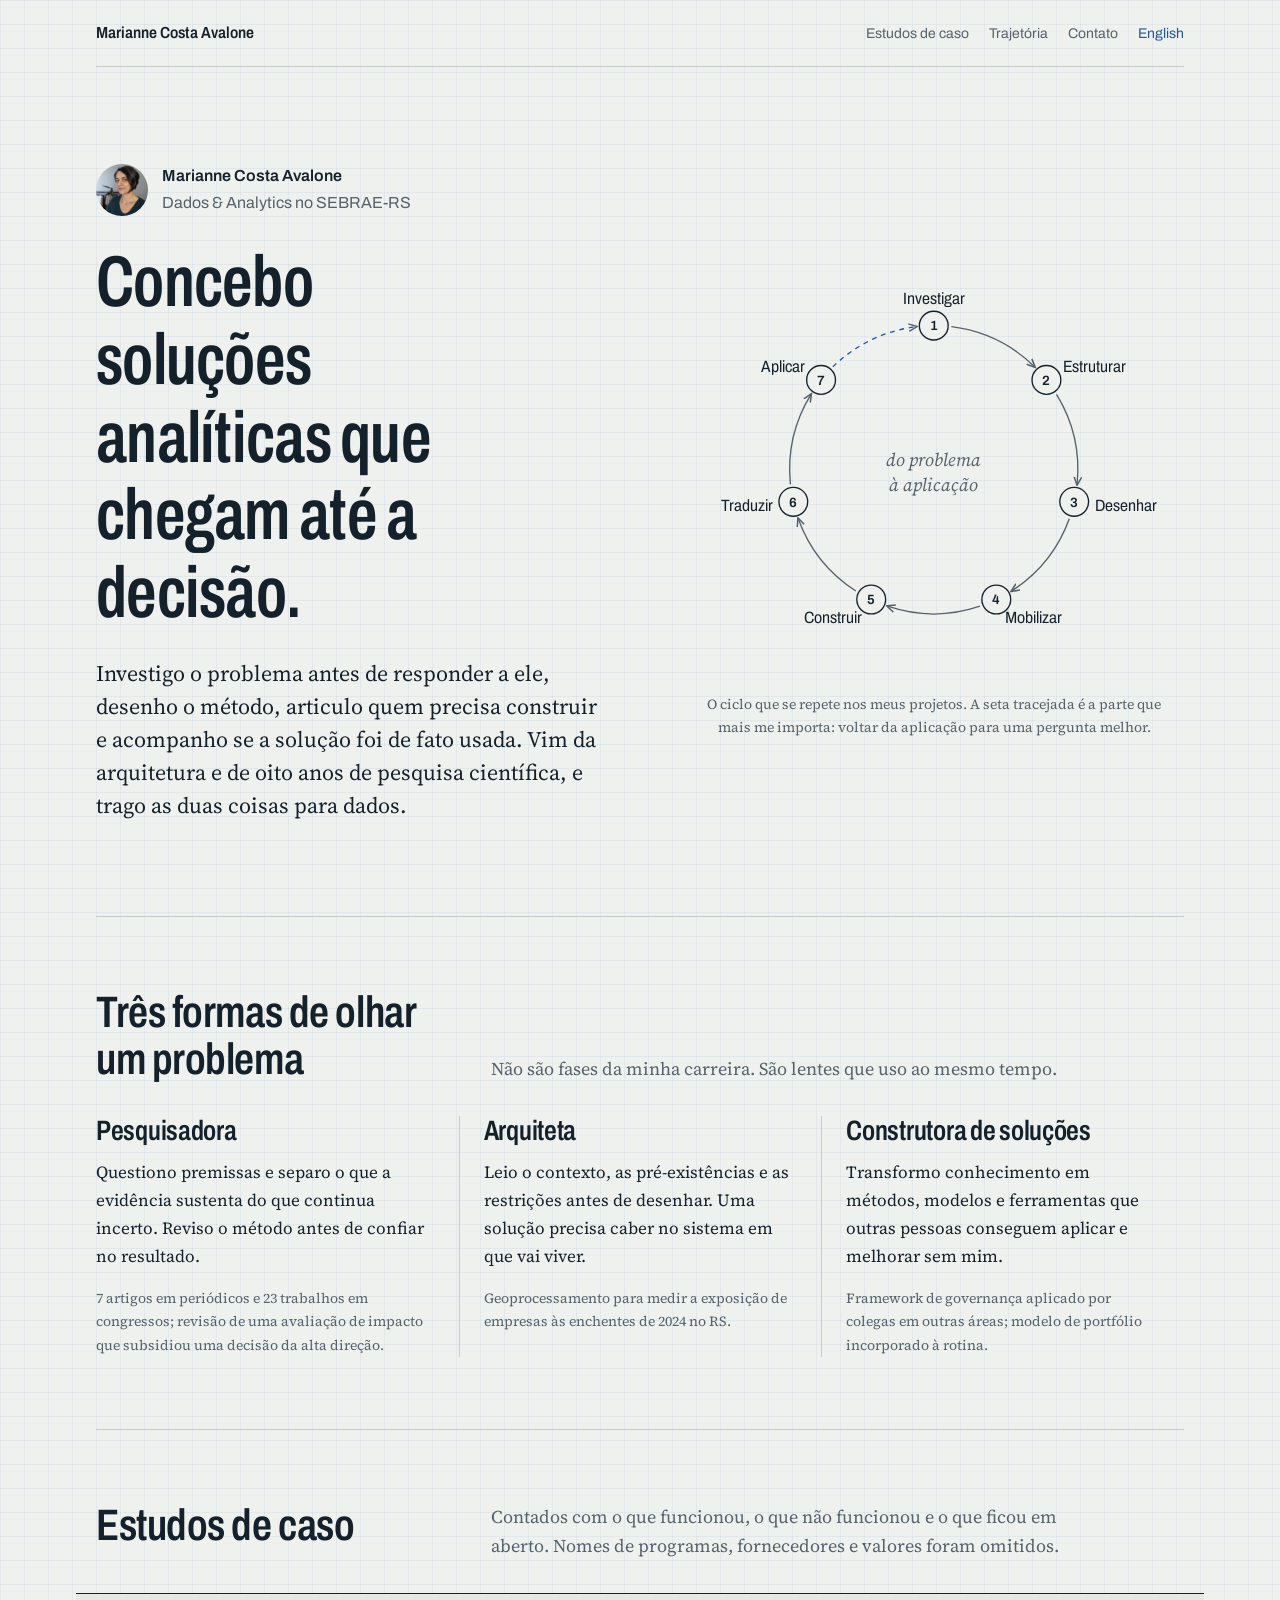
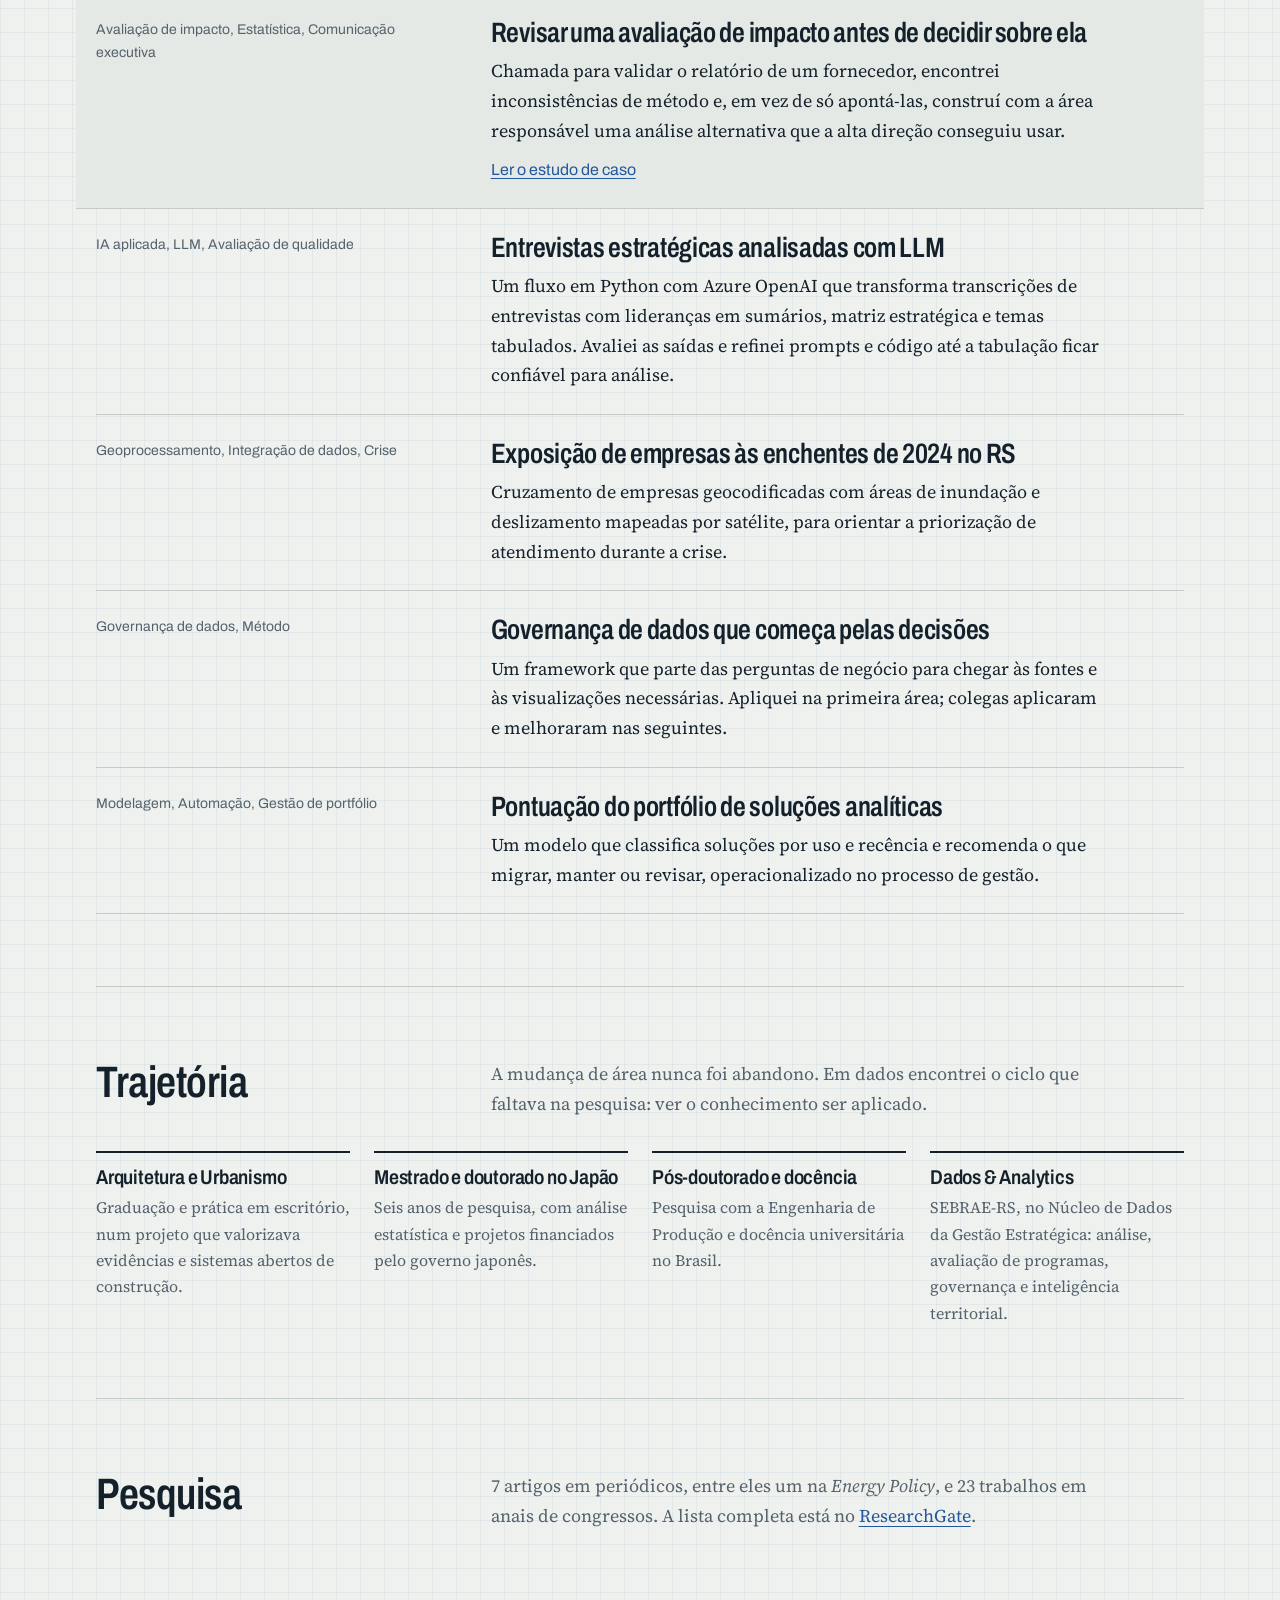
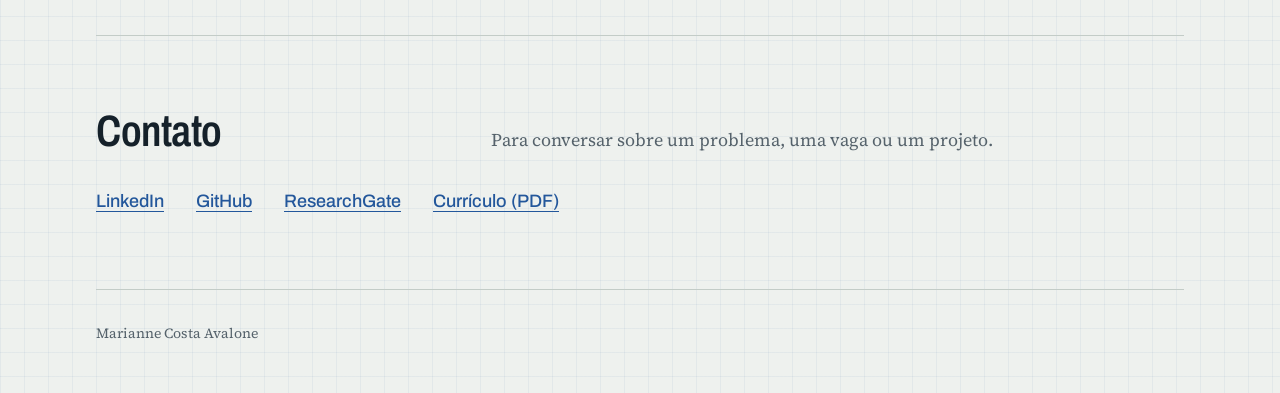
<file: index.html>
<!doctype html>
<html lang="pt-BR">
<head>
<meta charset="utf-8">
<meta name="viewport" content="width=device-width, initial-scale=1">
<title>Marianne Costa Avalone — Dados & Analytics</title>
<meta name="description" content="Concebo e dirijo soluções analíticas orientadas à decisão, com método científico e visão de arquiteta.">
<link rel="alternate" hreflang="en" href="en/">
<link rel="preconnect" href="https://fonts.googleapis.com">
<link rel="preconnect" href="https://fonts.gstatic.com" crossorigin>
<link href="https://fonts.googleapis.com/css2?family=Archivo:wdth,wght@62..125,400..700&family=Source+Serif+4:ital,opsz,wght@0,8..60,400;0,8..60,600;1,8..60,400&display=swap" rel="stylesheet">
<link rel="stylesheet" href="css/style.css">
</head>
<body>
<a class="skip" href="#conteudo">Pular para o conteúdo</a>
<div class="wrap">
  <header class="top">
    <a class="home" href="./">Marianne Costa Avalone</a>
    <nav aria-label="Seções">
      <a href="#casos">Estudos de caso</a>
      <a href="#trajetoria">Trajetória</a>
      <a href="#contato">Contato</a>
      <a class="lang" href="en/" hreflang="en" lang="en">English</a>
    </nav>
  </header>

  <main id="conteudo">
    <section class="hero">
      <div>
        <div class="who">
          <img src="jpg/marianne.jpg" alt="" width="52" height="52">
          <span><strong>Marianne Costa Avalone</strong>Dados &amp; Analytics no SEBRAE-RS</span>
        </div>
        <h1>Concebo soluções analíticas que chegam até a decisão.</h1>
        <p class="lede">Investigo o problema antes de responder a ele, desenho o método, articulo quem precisa construir e acompanho se a solução foi de fato usada. Vim da arquitetura e de oito anos de pesquisa científica, e trago as duas coisas para dados.</p>
      </div>
      <div class="art">
        <svg class="cycle" viewBox="0 0 520 420" role="img" aria-labelledby="cyc-t"><title id="cyc-t">Ciclo de trabalho em sete etapas, de investigar a aplicar, que volta ao início</title>
<defs><marker id="ah" viewBox="0 0 10 10" refX="8" refY="5" markerWidth="7" markerHeight="7" orient="auto-start-reverse"><path d="M0,1 L9,5 L0,9" fill="none" stroke="currentColor" stroke-width="1.6"/></marker></defs>
<path class="arc" d="M278.3,61.1 A150,150 0 0 1 365.0,102.9" marker-end="url(#ah)"/>
<path class="arc" d="M387.8,131.5 A150,150 0 0 1 409.2,225.3" marker-end="url(#ah)"/>
<path class="arc" d="M401.1,261.0 A150,150 0 0 1 341.1,336.2" marker-end="url(#ah)"/>
<path class="arc" d="M308.1,352.1 A150,150 0 0 1 211.9,352.1" marker-end="url(#ah)"/>
<path class="arc" d="M178.9,336.2 A150,150 0 0 1 118.9,261.0" marker-end="url(#ah)"/>
<path class="arc" d="M110.8,225.3 A150,150 0 0 1 132.2,131.5" marker-end="url(#ah)"/>
<path class="arc last" d="M155.0,102.9 A150,150 0 0 1 241.7,61.1" marker-end="url(#ah)"/>
<circle class="node" cx="260.0" cy="60.0" r="15"/><text class="num" x="260.0" y="65.0" text-anchor="middle">1</text>
<text class="lbl" x="260.0" y="37.0" text-anchor="middle">Investigar</text>
<circle class="node" cx="377.3" cy="116.5" r="15"/><text class="num" x="377.3" y="121.5" text-anchor="middle">2</text>
<text class="lbl" x="394.5" y="107.8" text-anchor="start">Estruturar</text>
<circle class="node" cx="406.2" cy="243.4" r="15"/><text class="num" x="406.2" y="248.4" text-anchor="middle">3</text>
<text class="lbl" x="427.7" y="253.3" text-anchor="start">Desenhar</text>
<circle class="node" cx="325.1" cy="345.1" r="15"/><text class="num" x="325.1" y="350.1" text-anchor="middle">4</text>
<text class="lbl" x="334.6" y="370.0" text-anchor="start">Mobilizar</text>
<circle class="node" cx="194.9" cy="345.1" r="15"/><text class="num" x="194.9" y="350.1" text-anchor="middle">5</text>
<text class="lbl" x="185.4" y="370.0" text-anchor="end">Construir</text>
<circle class="node" cx="113.8" cy="243.4" r="15"/><text class="num" x="113.8" y="248.4" text-anchor="middle">6</text>
<text class="lbl" x="92.3" y="253.3" text-anchor="end">Traduzir</text>
<circle class="node" cx="142.7" cy="116.5" r="15"/><text class="num" x="142.7" y="121.5" text-anchor="middle">7</text>
<text class="lbl" x="125.5" y="107.8" text-anchor="end">Aplicar</text>
<text class="mid" x="260" y="206" text-anchor="middle">do problema</text><text class="mid" x="260" y="232" text-anchor="middle">à aplicação</text>
</svg>
        <p class="cycle-note">O ciclo que se repete nos meus projetos. A seta tracejada é a parte que mais me importa: voltar da aplicação para uma pergunta melhor.</p>
      </div>
    </section>

    <section class="section" aria-labelledby="lentes-t">
      <div class="section-head">
        <h2 id="lentes-t">Três formas de olhar um problema</h2>
        <p>Não são fases da minha carreira. São lentes que uso ao mesmo tempo.</p>
      </div>
      <div class="lenses">
        <div class="lens">
          <h3>Pesquisadora</h3>
          <p>Questiono premissas e separo o que a evidência sustenta do que continua incerto. Reviso o método antes de confiar no resultado.</p>
          <p class="proof">7 artigos em periódicos e 23 trabalhos em congressos; revisão de uma avaliação de impacto que subsidiou uma decisão da alta direção.</p>
        </div>
        <div class="lens">
          <h3>Arquiteta</h3>
          <p>Leio o contexto, as pré-existências e as restrições antes de desenhar. Uma solução precisa caber no sistema em que vai viver.</p>
          <p class="proof">Geoprocessamento para medir a exposição de empresas às enchentes de 2024 no RS.</p>
        </div>
        <div class="lens">
          <h3>Construtora de soluções</h3>
          <p>Transformo conhecimento em métodos, modelos e ferramentas que outras pessoas conseguem aplicar e melhorar sem mim.</p>
          <p class="proof">Framework de governança aplicado por colegas em outras áreas; modelo de portfólio incorporado à rotina.</p>
        </div>
      </div>
    </section>

    <section class="section" id="casos" aria-labelledby="casos-t">
      <div class="section-head">
        <h2 id="casos-t">Estudos de caso</h2>
        <p>Contados com o que funcionou, o que não funcionou e o que ficou em aberto. Nomes de programas, fornecedores e valores foram omitidos.</p>
      </div>
      <ul class="cases">
        <li class="case featured">
          <p class="tags">Avaliação de impacto, Estatística, Comunicação executiva</p>
          <div>
            <h3><a href="casos/avaliacao-de-impacto.html">Revisar uma avaliação de impacto antes de decidir sobre ela</a></h3>
            <p>Chamada para validar o relatório de um fornecedor, encontrei inconsistências de método e, em vez de só apontá-las, construí com a área responsável uma análise alternativa que a alta direção conseguiu usar.</p>
            <a class="more" href="casos/avaliacao-de-impacto.html">Ler o estudo de caso</a>
          </div>
        </li>
        <li class="case">
          <p class="tags">IA aplicada, LLM, Avaliação de qualidade</p>
          <div>
            <h3>Entrevistas estratégicas analisadas com LLM</h3>
            <p>Um fluxo em Python com Azure OpenAI que transforma transcrições de entrevistas com lideranças em sumários, matriz estratégica e temas tabulados. Avaliei as saídas e refinei prompts e código até a tabulação ficar confiável para análise.</p>
          </div>
        </li>
        <li class="case">
          <p class="tags">Geoprocessamento, Integração de dados, Crise</p>
          <div>
            <h3>Exposição de empresas às enchentes de 2024 no RS</h3>
            <p>Cruzamento de empresas geocodificadas com áreas de inundação e deslizamento mapeadas por satélite, para orientar a priorização de atendimento durante a crise.</p>
          </div>
        </li>
        <li class="case">
          <p class="tags">Governança de dados, Método</p>
          <div>
            <h3>Governança de dados que começa pelas decisões</h3>
            <p>Um framework que parte das perguntas de negócio para chegar às fontes e às visualizações necessárias. Apliquei na primeira área; colegas aplicaram e melhoraram nas seguintes.</p>
          </div>
        </li>
        <li class="case">
          <p class="tags">Modelagem, Automação, Gestão de portfólio</p>
          <div>
            <h3>Pontuação do portfólio de soluções analíticas</h3>
            <p>Um modelo que classifica soluções por uso e recência e recomenda o que migrar, manter ou revisar, operacionalizado no processo de gestão.</p>
          </div>
        </li>
      </ul>
    </section>

    <section class="section" id="trajetoria" aria-labelledby="traj-t">
      <div class="section-head">
        <h2 id="traj-t">Trajetória</h2>
        <p>A mudança de área nunca foi abandono. Em dados encontrei o ciclo que faltava na pesquisa: ver o conhecimento ser aplicado.</p>
      </div>
      <ol class="path">
        <li><h3>Arquitetura e Urbanismo</h3><p>Graduação e prática em escritório, num projeto que valorizava evidências e sistemas abertos de construção.</p></li>
        <li><h3>Mestrado e doutorado no Japão</h3><p>Seis anos de pesquisa, com análise estatística e projetos financiados pelo governo japonês.</p></li>
        <li><h3>Pós-doutorado e docência</h3><p>Pesquisa com a Engenharia de Produção e docência universitária no Brasil.</p></li>
        <li><h3>Dados &amp; Analytics</h3><p>SEBRAE-RS, no Núcleo de Dados da Gestão Estratégica: análise, avaliação de programas, governança e inteligência territorial.</p></li>
      </ol>
    </section>

    <section class="section" aria-labelledby="pesq-t">
      <div class="section-head">
        <h2 id="pesq-t">Pesquisa</h2>
        <p>7 artigos em periódicos, entre eles um na <em>Energy Policy</em>, e 23 trabalhos em anais de congressos. A lista completa está no <a href="https://www.researchgate.net/profile/Marianne-Costa-Avalone">ResearchGate</a>.</p>
      </div>
    </section>

    <section class="section" id="contato" aria-labelledby="cont-t">
      <div class="section-head">
        <h2 id="cont-t">Contato</h2>
        <p>Para conversar sobre um problema, uma vaga ou um projeto.</p>
      </div>
      <div class="contact">
        <a href="https://www.linkedin.com/in/naniavalone/">LinkedIn</a>
        <a href="https://github.com/nanipumpkin">GitHub</a>
        <a href="https://www.researchgate.net/profile/Marianne-Costa-Avalone">ResearchGate</a>
        <a href="pdf/curriculo.pdf">Currículo (PDF)</a>
      </div>
    </section>
  </main>

  <footer class="foot">Marianne Costa Avalone</footer>
</div>
</body>
</html>
</file>
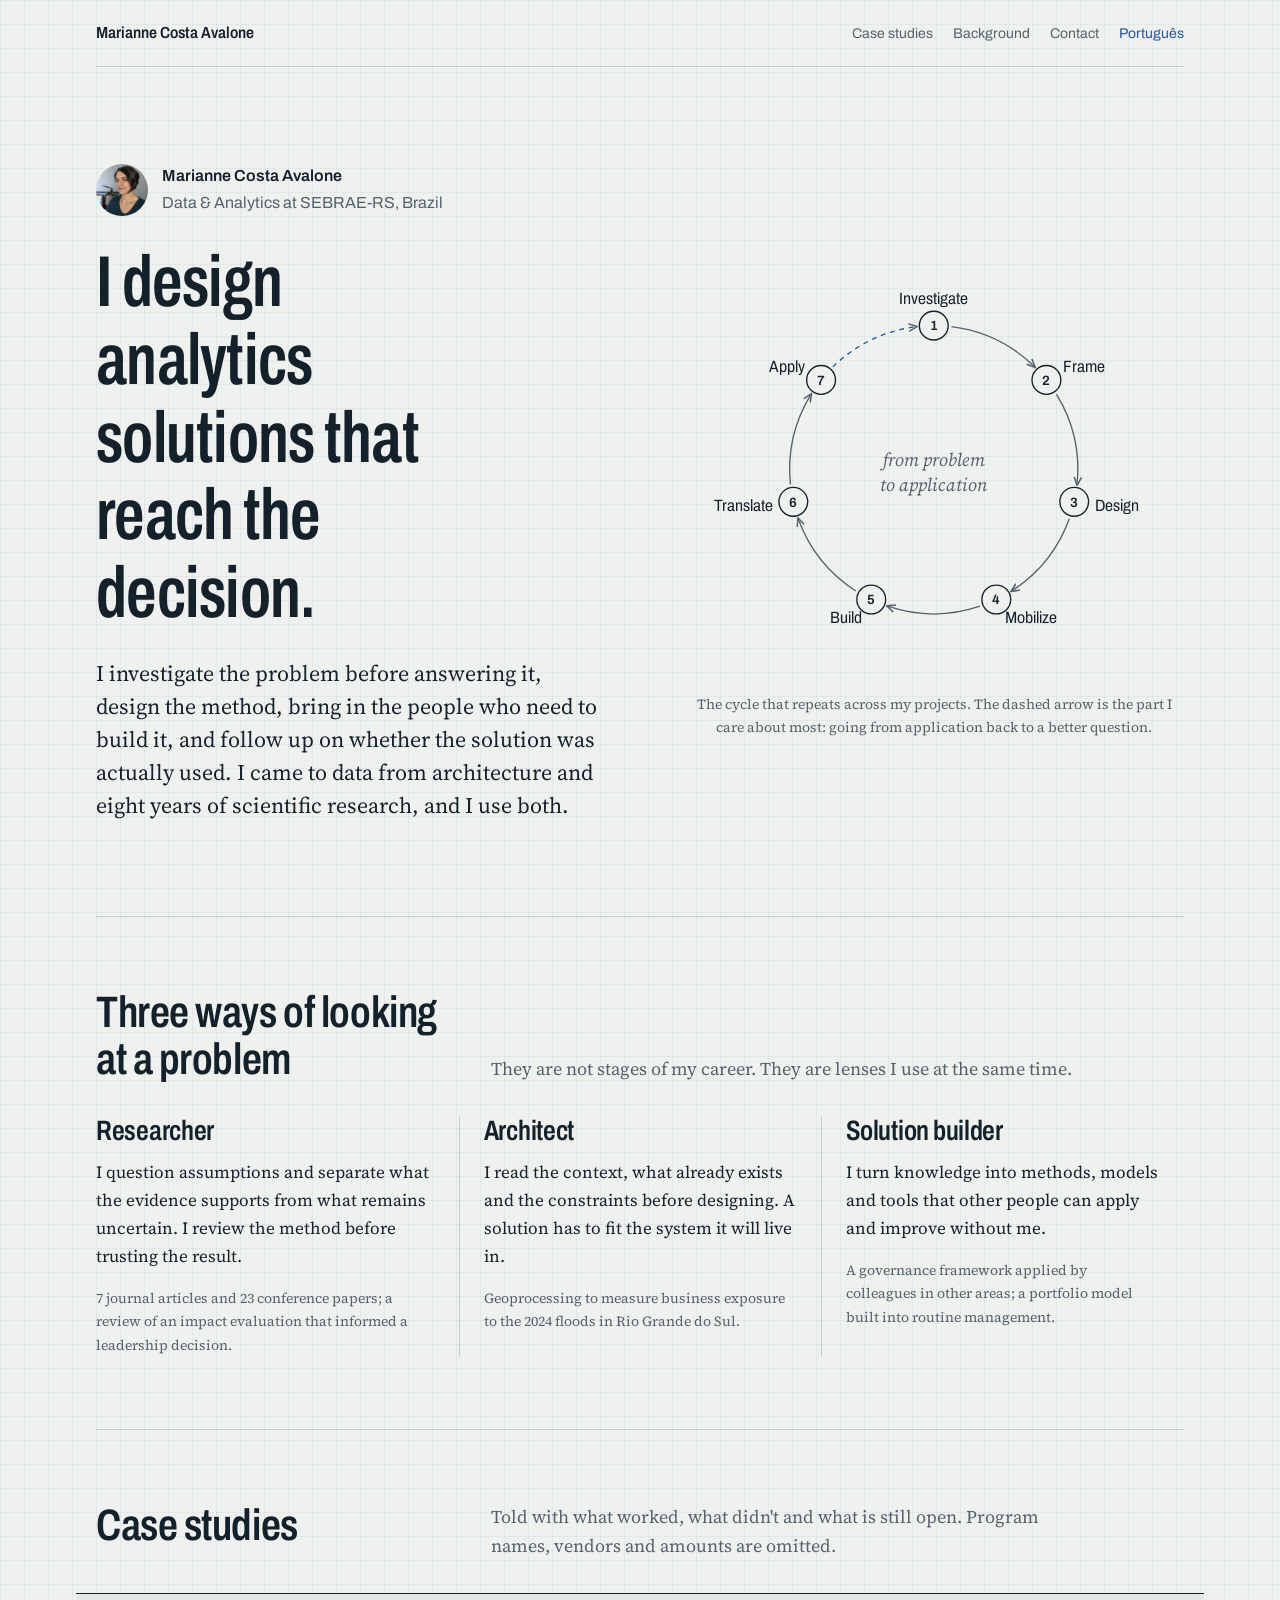
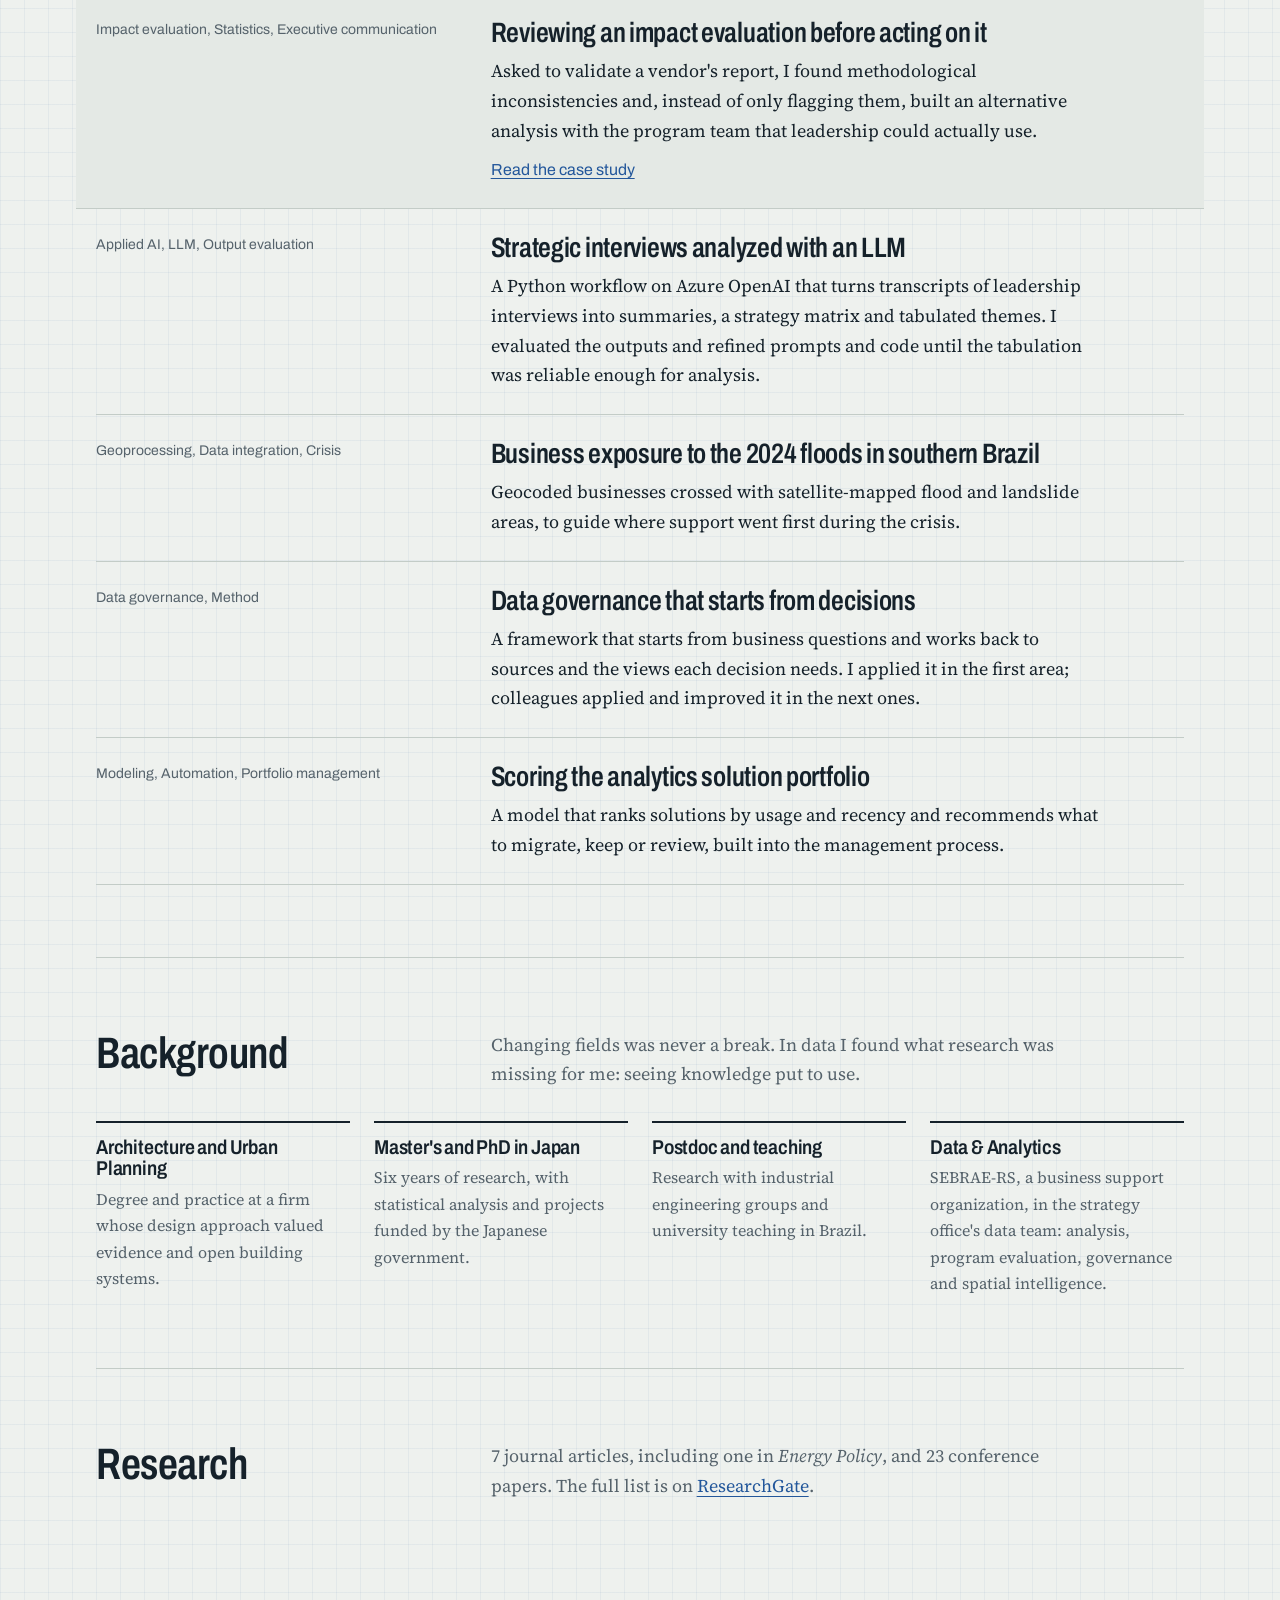
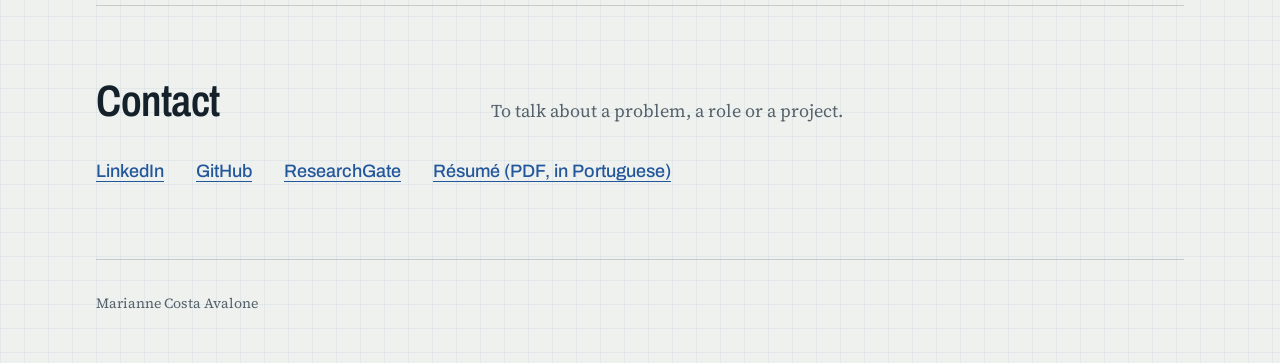
<file: en/index.html>
<!doctype html>
<html lang="en">
<head>
<meta charset="utf-8">
<meta name="viewport" content="width=device-width, initial-scale=1">
<title>Marianne Costa Avalone — Data & Analytics</title>
<meta name="description" content="I design and lead decision-oriented analytics solutions, bringing scientific method and an architect's eye to data.">
<link rel="alternate" hreflang="pt-BR" href="../">
<link rel="preconnect" href="https://fonts.googleapis.com">
<link rel="preconnect" href="https://fonts.gstatic.com" crossorigin>
<link href="https://fonts.googleapis.com/css2?family=Archivo:wdth,wght@62..125,400..700&family=Source+Serif+4:ital,opsz,wght@0,8..60,400;0,8..60,600;1,8..60,400&display=swap" rel="stylesheet">
<link rel="stylesheet" href="../css/style.css">
</head>
<body>
<a class="skip" href="#content">Skip to content</a>
<div class="wrap">
  <header class="top">
    <a class="home" href="./">Marianne Costa Avalone</a>
    <nav aria-label="Sections">
      <a href="#cases">Case studies</a>
      <a href="#background">Background</a>
      <a href="#contact">Contact</a>
      <a class="lang" href="../" hreflang="pt-BR" lang="pt-BR">Português</a>
    </nav>
  </header>

  <main id="content">
    <section class="hero">
      <div>
        <div class="who">
          <img src="../jpg/marianne.jpg" alt="" width="52" height="52">
          <span><strong>Marianne Costa Avalone</strong>Data &amp; Analytics at SEBRAE-RS, Brazil</span>
        </div>
        <h1>I design analytics solutions that reach the decision.</h1>
        <p class="lede">I investigate the problem before answering it, design the method, bring in the people who need to build it, and follow up on whether the solution was actually used. I came to data from architecture and eight years of scientific research, and I use both.</p>
      </div>
      <div class="art">
        <svg class="cycle" viewBox="0 0 520 420" role="img" aria-labelledby="cyc-t"><title id="cyc-t">Seven-step work cycle, from investigating to applying, looping back to the start</title>
<defs><marker id="ah" viewBox="0 0 10 10" refX="8" refY="5" markerWidth="7" markerHeight="7" orient="auto-start-reverse"><path d="M0,1 L9,5 L0,9" fill="none" stroke="currentColor" stroke-width="1.6"/></marker></defs>
<path class="arc" d="M278.3,61.1 A150,150 0 0 1 365.0,102.9" marker-end="url(#ah)"/>
<path class="arc" d="M387.8,131.5 A150,150 0 0 1 409.2,225.3" marker-end="url(#ah)"/>
<path class="arc" d="M401.1,261.0 A150,150 0 0 1 341.1,336.2" marker-end="url(#ah)"/>
<path class="arc" d="M308.1,352.1 A150,150 0 0 1 211.9,352.1" marker-end="url(#ah)"/>
<path class="arc" d="M178.9,336.2 A150,150 0 0 1 118.9,261.0" marker-end="url(#ah)"/>
<path class="arc" d="M110.8,225.3 A150,150 0 0 1 132.2,131.5" marker-end="url(#ah)"/>
<path class="arc last" d="M155.0,102.9 A150,150 0 0 1 241.7,61.1" marker-end="url(#ah)"/>
<circle class="node" cx="260.0" cy="60.0" r="15"/><text class="num" x="260.0" y="65.0" text-anchor="middle">1</text>
<text class="lbl" x="260.0" y="37.0" text-anchor="middle">Investigate</text>
<circle class="node" cx="377.3" cy="116.5" r="15"/><text class="num" x="377.3" y="121.5" text-anchor="middle">2</text>
<text class="lbl" x="394.5" y="107.8" text-anchor="start">Frame</text>
<circle class="node" cx="406.2" cy="243.4" r="15"/><text class="num" x="406.2" y="248.4" text-anchor="middle">3</text>
<text class="lbl" x="427.7" y="253.3" text-anchor="start">Design</text>
<circle class="node" cx="325.1" cy="345.1" r="15"/><text class="num" x="325.1" y="350.1" text-anchor="middle">4</text>
<text class="lbl" x="334.6" y="370.0" text-anchor="start">Mobilize</text>
<circle class="node" cx="194.9" cy="345.1" r="15"/><text class="num" x="194.9" y="350.1" text-anchor="middle">5</text>
<text class="lbl" x="185.4" y="370.0" text-anchor="end">Build</text>
<circle class="node" cx="113.8" cy="243.4" r="15"/><text class="num" x="113.8" y="248.4" text-anchor="middle">6</text>
<text class="lbl" x="92.3" y="253.3" text-anchor="end">Translate</text>
<circle class="node" cx="142.7" cy="116.5" r="15"/><text class="num" x="142.7" y="121.5" text-anchor="middle">7</text>
<text class="lbl" x="125.5" y="107.8" text-anchor="end">Apply</text>
<text class="mid" x="260" y="206" text-anchor="middle">from problem</text><text class="mid" x="260" y="232" text-anchor="middle">to application</text>
</svg>
        <p class="cycle-note">The cycle that repeats across my projects. The dashed arrow is the part I care about most: going from application back to a better question.</p>
      </div>
    </section>

    <section class="section" aria-labelledby="lenses-t">
      <div class="section-head">
        <h2 id="lenses-t">Three ways of looking at a problem</h2>
        <p>They are not stages of my career. They are lenses I use at the same time.</p>
      </div>
      <div class="lenses">
        <div class="lens">
          <h3>Researcher</h3>
          <p>I question assumptions and separate what the evidence supports from what remains uncertain. I review the method before trusting the result.</p>
          <p class="proof">7 journal articles and 23 conference papers; a review of an impact evaluation that informed a leadership decision.</p>
        </div>
        <div class="lens">
          <h3>Architect</h3>
          <p>I read the context, what already exists and the constraints before designing. A solution has to fit the system it will live in.</p>
          <p class="proof">Geoprocessing to measure business exposure to the 2024 floods in Rio Grande do Sul.</p>
        </div>
        <div class="lens">
          <h3>Solution builder</h3>
          <p>I turn knowledge into methods, models and tools that other people can apply and improve without me.</p>
          <p class="proof">A governance framework applied by colleagues in other areas; a portfolio model built into routine management.</p>
        </div>
      </div>
    </section>

    <section class="section" id="cases" aria-labelledby="cases-t">
      <div class="section-head">
        <h2 id="cases-t">Case studies</h2>
        <p>Told with what worked, what didn't and what is still open. Program names, vendors and amounts are omitted.</p>
      </div>
      <ul class="cases">
        <li class="case featured">
          <p class="tags">Impact evaluation, Statistics, Executive communication</p>
          <div>
            <h3><a href="cases/impact-evaluation.html">Reviewing an impact evaluation before acting on it</a></h3>
            <p>Asked to validate a vendor's report, I found methodological inconsistencies and, instead of only flagging them, built an alternative analysis with the program team that leadership could actually use.</p>
            <a class="more" href="cases/impact-evaluation.html">Read the case study</a>
          </div>
        </li>
        <li class="case">
          <p class="tags">Applied AI, LLM, Output evaluation</p>
          <div>
            <h3>Strategic interviews analyzed with an LLM</h3>
            <p>A Python workflow on Azure OpenAI that turns transcripts of leadership interviews into summaries, a strategy matrix and tabulated themes. I evaluated the outputs and refined prompts and code until the tabulation was reliable enough for analysis.</p>
          </div>
        </li>
        <li class="case">
          <p class="tags">Geoprocessing, Data integration, Crisis</p>
          <div>
            <h3>Business exposure to the 2024 floods in southern Brazil</h3>
            <p>Geocoded businesses crossed with satellite-mapped flood and landslide areas, to guide where support went first during the crisis.</p>
          </div>
        </li>
        <li class="case">
          <p class="tags">Data governance, Method</p>
          <div>
            <h3>Data governance that starts from decisions</h3>
            <p>A framework that starts from business questions and works back to sources and the views each decision needs. I applied it in the first area; colleagues applied and improved it in the next ones.</p>
          </div>
        </li>
        <li class="case">
          <p class="tags">Modeling, Automation, Portfolio management</p>
          <div>
            <h3>Scoring the analytics solution portfolio</h3>
            <p>A model that ranks solutions by usage and recency and recommends what to migrate, keep or review, built into the management process.</p>
          </div>
        </li>
      </ul>
    </section>

    <section class="section" id="background" aria-labelledby="bg-t">
      <div class="section-head">
        <h2 id="bg-t">Background</h2>
        <p>Changing fields was never a break. In data I found what research was missing for me: seeing knowledge put to use.</p>
      </div>
      <ol class="path">
        <li><h3>Architecture and Urban Planning</h3><p>Degree and practice at a firm whose design approach valued evidence and open building systems.</p></li>
        <li><h3>Master's and PhD in Japan</h3><p>Six years of research, with statistical analysis and projects funded by the Japanese government.</p></li>
        <li><h3>Postdoc and teaching</h3><p>Research with industrial engineering groups and university teaching in Brazil.</p></li>
        <li><h3>Data &amp; Analytics</h3><p>SEBRAE-RS, a business support organization, in the strategy office's data team: analysis, program evaluation, governance and spatial intelligence.</p></li>
      </ol>
    </section>

    <section class="section" aria-labelledby="res-t">
      <div class="section-head">
        <h2 id="res-t">Research</h2>
        <p>7 journal articles, including one in <em>Energy Policy</em>, and 23 conference papers. The full list is on <a href="https://www.researchgate.net/profile/Marianne-Costa-Avalone">ResearchGate</a>.</p>
      </div>
    </section>

    <section class="section" id="contact" aria-labelledby="ct-t">
      <div class="section-head">
        <h2 id="ct-t">Contact</h2>
        <p>To talk about a problem, a role or a project.</p>
      </div>
      <div class="contact">
        <a href="https://www.linkedin.com/in/naniavalone/">LinkedIn</a>
        <a href="https://github.com/nanipumpkin">GitHub</a>
        <a href="https://www.researchgate.net/profile/Marianne-Costa-Avalone">ResearchGate</a>
        <a href="../pdf/curriculo.pdf" hreflang="pt-BR">Résumé (PDF, in Portuguese)</a>
      </div>
    </section>
  </main>

  <footer class="foot">Marianne Costa Avalone</footer>
</div>
</body>
</html>
</file>
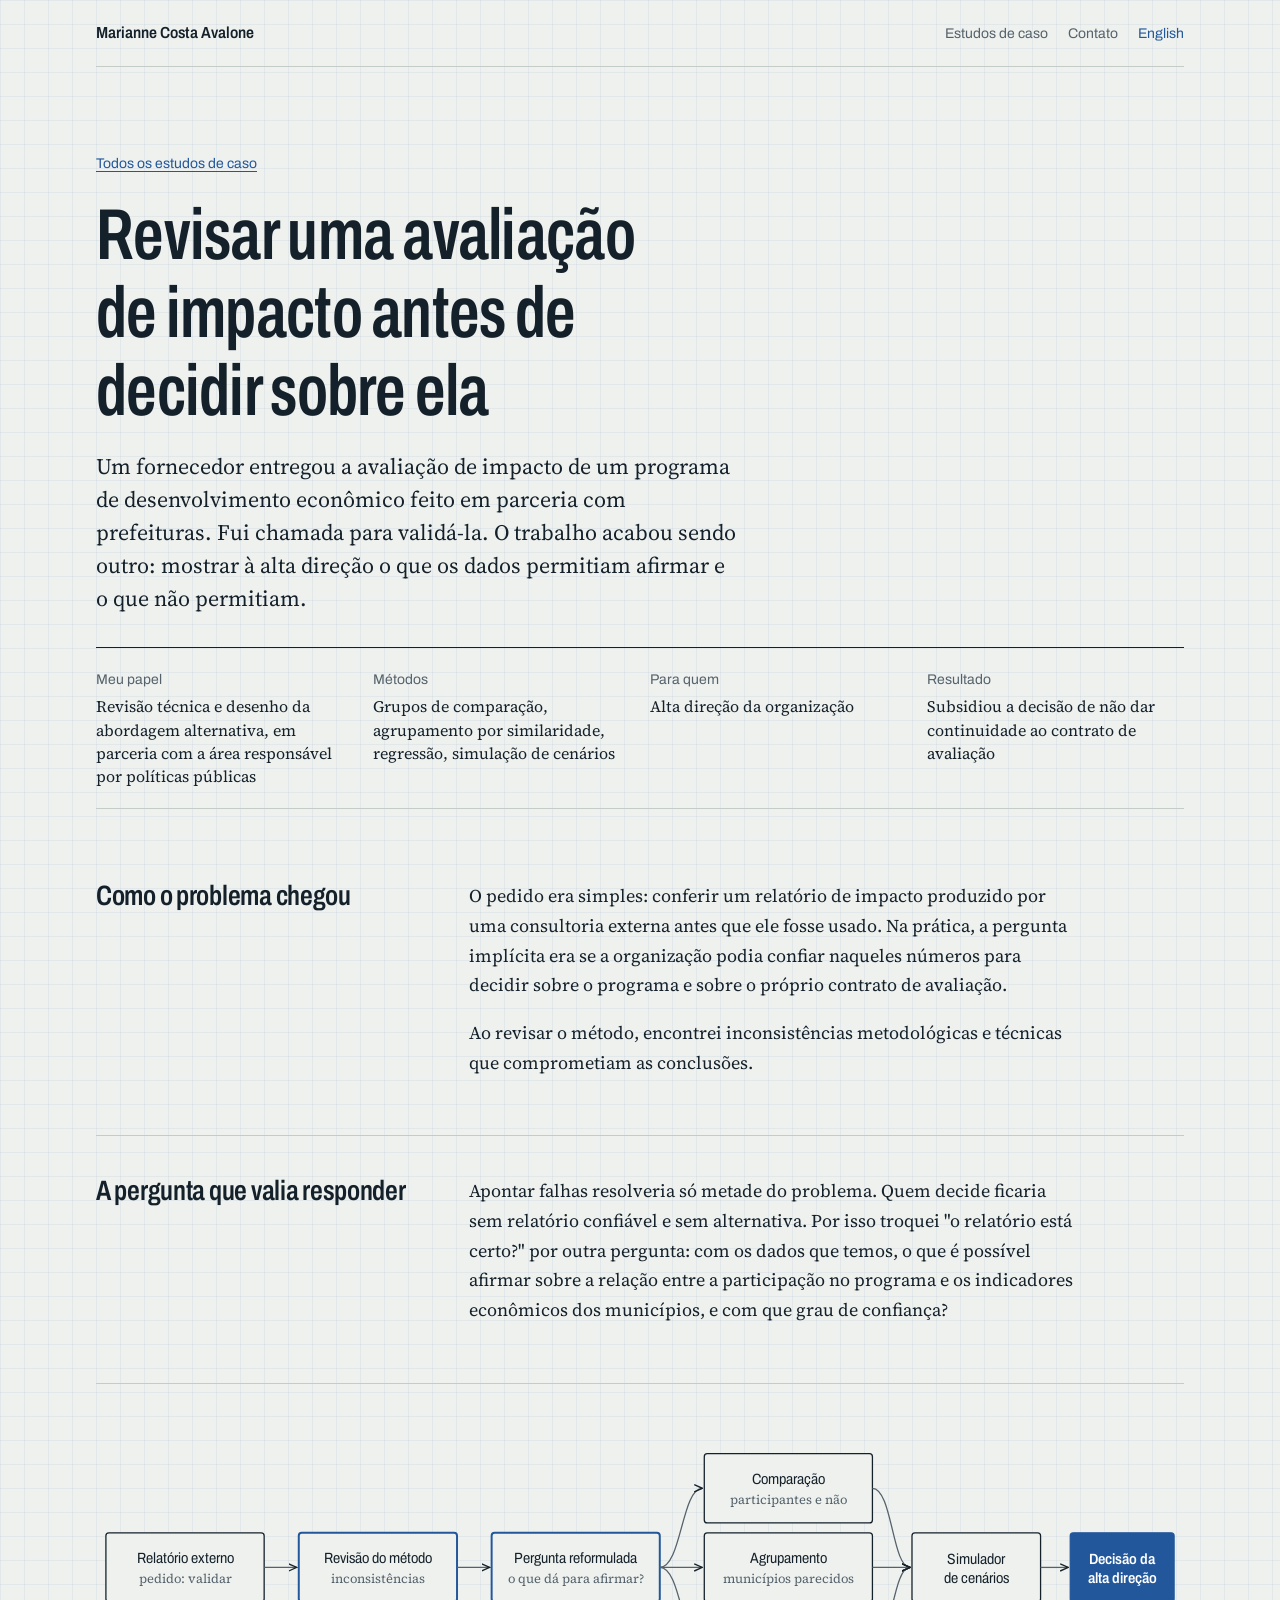
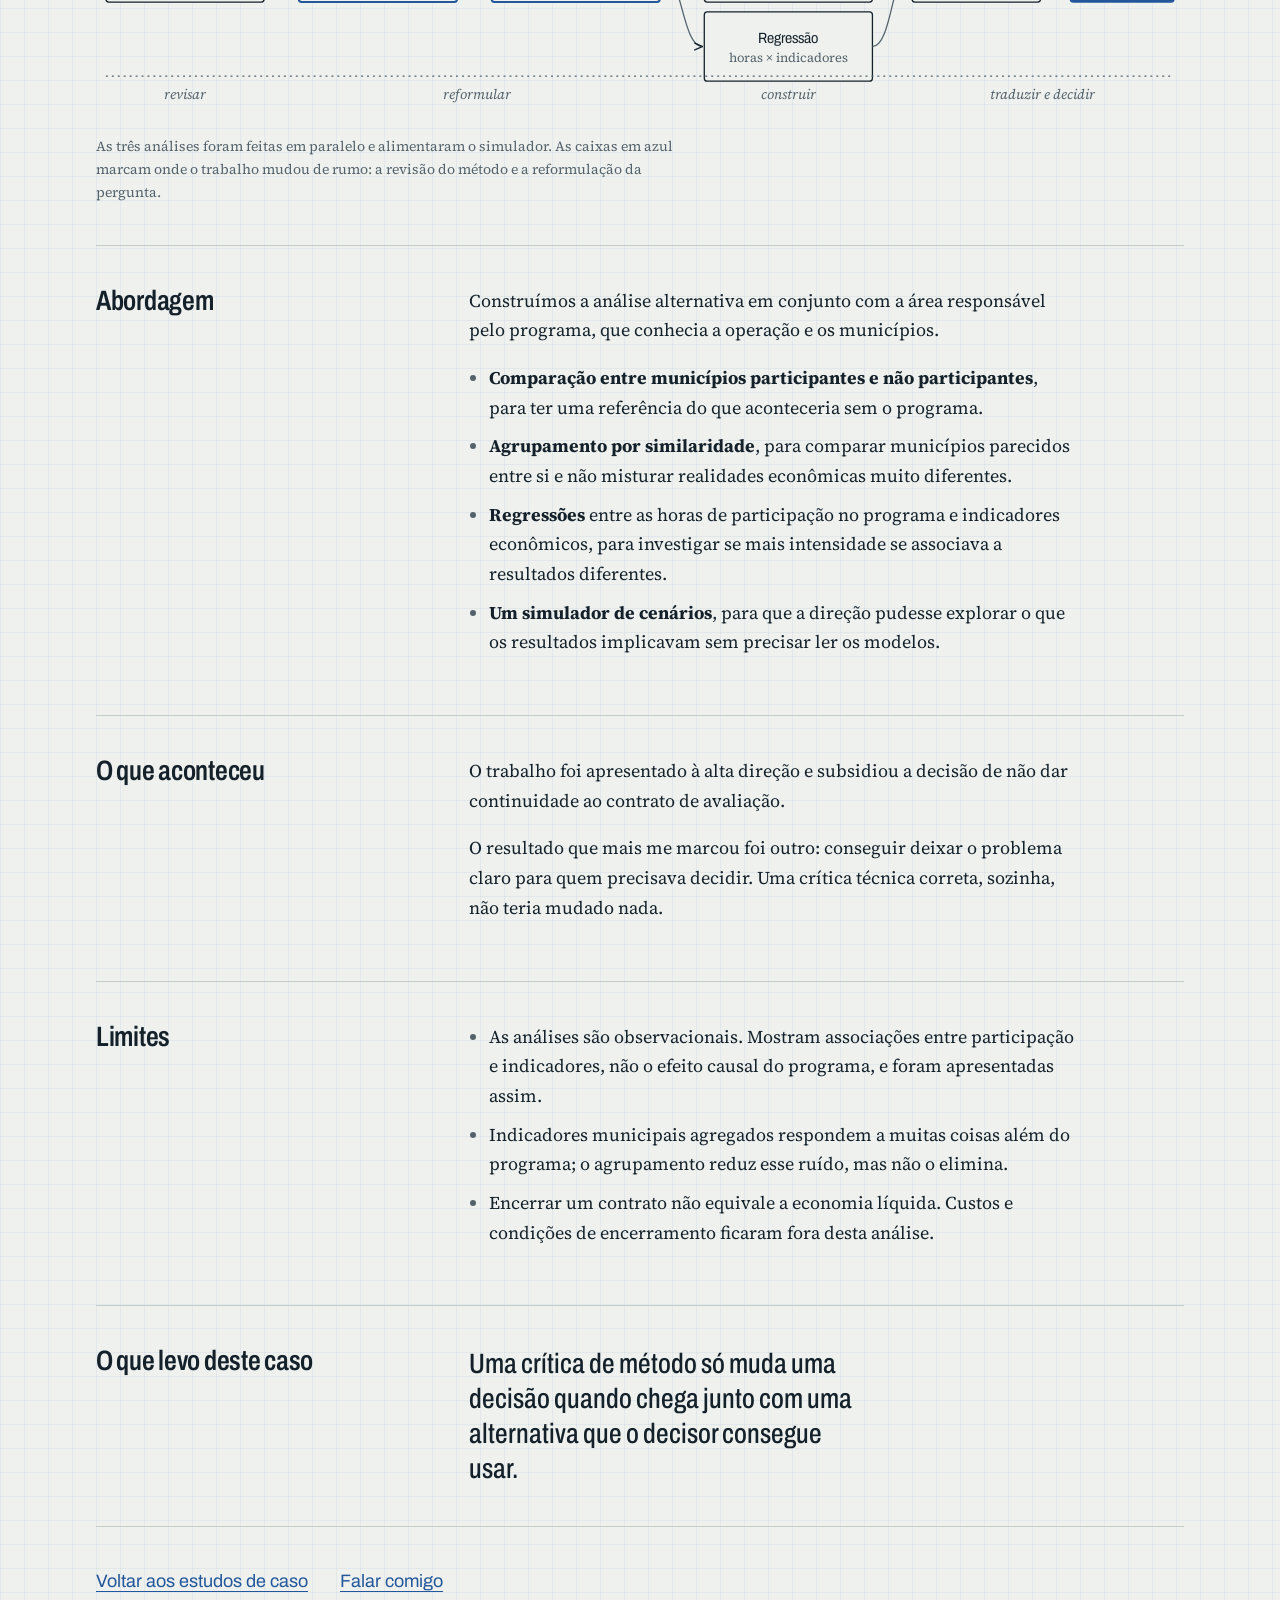
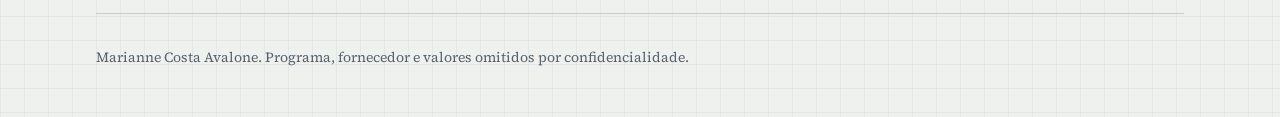
<file: casos/avaliacao-de-impacto.html>
<!doctype html>
<html lang="pt-BR">
<head>
<meta charset="utf-8">
<meta name="viewport" content="width=device-width, initial-scale=1">
<title>Revisar uma avaliação de impacto — Marianne Costa Avalone</title>
<meta name="description" content="Estudo de caso: revisão metodológica de uma avaliação de impacto e construção de uma análise alternativa para apoiar uma decisão da alta direção.">
<link rel="alternate" hreflang="en" href="../en/cases/impact-evaluation.html">
<link rel="preconnect" href="https://fonts.googleapis.com">
<link rel="preconnect" href="https://fonts.gstatic.com" crossorigin>
<link href="https://fonts.googleapis.com/css2?family=Archivo:wdth,wght@62..125,400..700&family=Source+Serif+4:ital,opsz,wght@0,8..60,400;0,8..60,600;1,8..60,400&display=swap" rel="stylesheet">
<link rel="stylesheet" href="../css/style.css">
</head>
<body>
<a class="skip" href="#conteudo">Pular para o conteúdo</a>
<div class="wrap">
  <header class="top">
    <a class="home" href="../">Marianne Costa Avalone</a>
    <nav aria-label="Seções">
      <a href="../#casos">Estudos de caso</a>
      <a href="../#contato">Contato</a>
      <a class="lang" href="../en/cases/impact-evaluation.html" hreflang="en" lang="en">English</a>
    </nav>
  </header>

  <main id="conteudo">
    <section class="case-hero">
      <a class="back" href="../#casos">Todos os estudos de caso</a>
      <h1>Revisar uma avaliação de impacto antes de decidir sobre ela</h1>
      <p class="lede">Um fornecedor entregou a avaliação de impacto de um programa de desenvolvimento econômico feito em parceria com prefeituras. Fui chamada para validá-la. O trabalho acabou sendo outro: mostrar à alta direção o que os dados permitiam afirmar e o que não permitiam.</p>
      <dl class="facts">
        <div><dt>Meu papel</dt><dd>Revisão técnica e desenho da abordagem alternativa, em parceria com a área responsável por políticas públicas</dd></div>
        <div><dt>Métodos</dt><dd>Grupos de comparação, agrupamento por similaridade, regressão, simulação de cenários</dd></div>
        <div><dt>Para quem</dt><dd>Alta direção da organização</dd></div>
        <div><dt>Resultado</dt><dd>Subsidiou a decisão de não dar continuidade ao contrato de avaliação</dd></div>
      </dl>
    </section>

    <section class="story" aria-labelledby="s1">
      <h2 id="s1">Como o problema chegou</h2>
      <div class="body">
        <p>O pedido era simples: conferir um relatório de impacto produzido por uma consultoria externa antes que ele fosse usado. Na prática, a pergunta implícita era se a organização podia confiar naqueles números para decidir sobre o programa e sobre o próprio contrato de avaliação.</p>
        <p>Ao revisar o método, encontrei inconsistências metodológicas e técnicas que comprometiam as conclusões.</p>
        <!-- PREENCHER: 2 ou 3 exemplos concretos e anonimizados das inconsistências
             (ex.: tipo de comparação usada, problema de seleção, variável mal definida). -->
      </div>
    </section>

    <section class="story" aria-labelledby="s2">
      <h2 id="s2">A pergunta que valia responder</h2>
      <div class="body">
        <p>Apontar falhas resolveria só metade do problema. Quem decide ficaria sem relatório confiável e sem alternativa. Por isso troquei "o relatório está certo?" por outra pergunta: com os dados que temos, o que é possível afirmar sobre a relação entre a participação no programa e os indicadores econômicos dos municípios, e com que grau de confiança?</p>
      </div>
    </section>

    <figure class="figure">
      <svg class="method mw" viewBox="0 0 1100 290" role="img" aria-labelledby="mw-t"><title id="mw-t">Fluxo do trabalho: do relatório do fornecedor à decisão da alta direção</title><defs><marker id="mw-ah" viewBox="0 0 10 10" refX="9" refY="5" markerWidth="7" markerHeight="7" orient="auto"><path d="M0,1 L9,5 L0,9" fill="none" stroke="currentColor" stroke-width="1.5"/></marker></defs><g style="color:var(--muted)"><rect class="box" x="10" y="110" width="160" height="70" rx="3"/><text class="t" x="90.0" y="141.0" text-anchor="middle">Relatório externo</text><text class="s" x="90.0" y="161.0" text-anchor="middle">pedido: validar</text><rect class="box key" x="205" y="110" width="160" height="70" rx="3"/><text class="t" x="285.0" y="141.0" text-anchor="middle">Revisão do método</text><text class="s" x="285.0" y="161.0" text-anchor="middle">inconsistências</text><rect class="box key" x="400" y="110" width="170" height="70" rx="3"/><text class="t" x="485.0" y="141.0" text-anchor="middle">Pergunta reformulada</text><text class="s" x="485.0" y="161.0" text-anchor="middle">o que dá para afirmar?</text><rect class="box" x="615" y="30" width="170" height="70" rx="3"/><text class="t" x="700.0" y="61.0" text-anchor="middle">Comparação</text><text class="s" x="700.0" y="81.0" text-anchor="middle">participantes e não</text><rect class="box" x="615" y="110" width="170" height="70" rx="3"/><text class="t" x="700.0" y="141.0" text-anchor="middle">Agrupamento</text><text class="s" x="700.0" y="161.0" text-anchor="middle">municípios parecidos</text><rect class="box" x="615" y="190" width="170" height="70" rx="3"/><text class="t" x="700.0" y="221.0" text-anchor="middle">Regressão</text><text class="s" x="700.0" y="241.0" text-anchor="middle">horas × indicadores</text><rect class="box" x="825" y="110" width="130" height="70" rx="3"/><text class="t" x="890.0" y="142.0" text-anchor="middle">Simulador</text><text class="t" x="890.0" y="161.0" text-anchor="middle">de cenários</text><rect class="box end" x="985" y="110" width="105" height="70" rx="3"/><text class="t end" x="1037.5" y="142.0" text-anchor="middle">Decisão da</text><text class="t end" x="1037.5" y="161.0" text-anchor="middle">alta direção</text><path class="ln" d="M170,145 H203" marker-end="url(#mw-ah)"/><path class="ln" d="M365,145 H398" marker-end="url(#mw-ah)"/><path class="ln" d="M570,145 C592,145 592,65 613,65" marker-end="url(#mw-ah)"/><path class="ln" d="M570,145 C592,145 592,145 613,145" marker-end="url(#mw-ah)"/><path class="ln" d="M570,145 C592,145 592,225 613,225" marker-end="url(#mw-ah)"/><path class="ln" d="M785,65 C805,65 805,145 823,145" marker-end="url(#mw-ah)"/><path class="ln" d="M785,145 C805,145 805,145 823,145" marker-end="url(#mw-ah)"/><path class="ln" d="M785,225 C805,225 805,145 823,145" marker-end="url(#mw-ah)"/><path class="ln" d="M955,145 H983" marker-end="url(#mw-ah)"/><text class="phase" x="90" y="278" text-anchor="middle">revisar</text><text class="phase" x="385" y="278" text-anchor="middle">reformular</text><text class="phase" x="700" y="278" text-anchor="middle">construir</text><text class="phase" x="957" y="278" text-anchor="middle">traduzir e decidir</text><path class="ln" d="M10,255 H1090" stroke-dasharray="2 4"/></g></svg>
<svg class="method mt" viewBox="0 0 340 760" role="img" aria-labelledby="mt-t"><title id="mt-t">Fluxo do trabalho: do relatório do fornecedor à decisão da alta direção</title><defs><marker id="mt-ah" viewBox="0 0 10 10" refX="9" refY="5" markerWidth="7" markerHeight="7" orient="auto"><path d="M0,1 L9,5 L0,9" fill="none" stroke="currentColor" stroke-width="1.5"/></marker></defs><g style="color:var(--muted)"><rect class="box" x="70" y="10" width="200" height="64" rx="3"/><text class="t" x="170.0" y="38.0" text-anchor="middle">Relatório externo</text><text class="s" x="170.0" y="58.0" text-anchor="middle">pedido: validar</text><rect class="box key" x="70" y="110" width="200" height="64" rx="3"/><text class="t" x="170.0" y="138.0" text-anchor="middle">Revisão do método</text><text class="s" x="170.0" y="158.0" text-anchor="middle">inconsistências</text><rect class="box key" x="70" y="210" width="200" height="64" rx="3"/><text class="t" x="170.0" y="238.0" text-anchor="middle">Pergunta reformulada</text><text class="s" x="170.0" y="258.0" text-anchor="middle">o que dá para afirmar?</text><rect class="box" x="70" y="320" width="200" height="64" rx="3"/><text class="t" x="170.0" y="348.0" text-anchor="middle">Comparação</text><text class="s" x="170.0" y="368.0" text-anchor="middle">participantes e não</text><rect class="box" x="70" y="404" width="200" height="64" rx="3"/><text class="t" x="170.0" y="432.0" text-anchor="middle">Agrupamento</text><text class="s" x="170.0" y="452.0" text-anchor="middle">municípios parecidos</text><rect class="box" x="70" y="488" width="200" height="64" rx="3"/><text class="t" x="170.0" y="516.0" text-anchor="middle">Regressão</text><text class="s" x="170.0" y="536.0" text-anchor="middle">horas × indicadores</text><rect class="box" x="70" y="580" width="200" height="64" rx="3"/><text class="t" x="170.0" y="609.0" text-anchor="middle">Simulador</text><text class="t" x="170.0" y="628.0" text-anchor="middle">de cenários</text><rect class="box end" x="70" y="680" width="200" height="64" rx="3"/><text class="t end" x="170.0" y="709.0" text-anchor="middle">Decisão da</text><text class="t end" x="170.0" y="728.0" text-anchor="middle">alta direção</text><path class="ln" d="M170,74 V108" marker-end="url(#mt-ah)"/><path class="ln" d="M170,174 V208" marker-end="url(#mt-ah)"/><path class="ln" d="M170,274 V318" marker-end="url(#mt-ah)"/><path class="ln" d="M170,552 V578" marker-end="url(#mt-ah)"/><path class="ln" d="M170,644 V678" marker-end="url(#mt-ah)"/><path class="ln" d="M60,320 H50 V552 H60"/><path class="ln" d="M280,320 H290 V552 H280"/></g></svg>
      <figcaption>As três análises foram feitas em paralelo e alimentaram o simulador. As caixas em azul marcam onde o trabalho mudou de rumo: a revisão do método e a reformulação da pergunta.</figcaption>
    </figure>

    <section class="story" aria-labelledby="s3">
      <h2 id="s3">Abordagem</h2>
      <div class="body">
        <p>Construímos a análise alternativa em conjunto com a área responsável pelo programa, que conhecia a operação e os municípios.</p>
        <ul>
          <li><strong>Comparação entre municípios participantes e não participantes</strong>, para ter uma referência do que aconteceria sem o programa.</li>
          <li><strong>Agrupamento por similaridade</strong>, para comparar municípios parecidos entre si e não misturar realidades econômicas muito diferentes.</li>
          <li><strong>Regressões</strong> entre as horas de participação no programa e indicadores econômicos, para investigar se mais intensidade se associava a resultados diferentes.</li>
          <li><strong>Um simulador de cenários</strong>, para que a direção pudesse explorar o que os resultados implicavam sem precisar ler os modelos.</li>
        </ul>
        <!-- PREENCHER (opcional): quantos municípios, período analisado, quais indicadores — só se puder publicar. -->
      </div>
    </section>

    <section class="story" aria-labelledby="s4">
      <h2 id="s4">O que aconteceu</h2>
      <div class="body">
        <p>O trabalho foi apresentado à alta direção e subsidiou a decisão de não dar continuidade ao contrato de avaliação.</p>
        <p>O resultado que mais me marcou foi outro: conseguir deixar o problema claro para quem precisava decidir. Uma crítica técnica correta, sozinha, não teria mudado nada.</p>
      </div>
    </section>

    <section class="story" aria-labelledby="s5">
      <h2 id="s5">Limites</h2>
      <div class="body">
        <ul>
          <li>As análises são observacionais. Mostram associações entre participação e indicadores, não o efeito causal do programa, e foram apresentadas assim.</li>
          <li>Indicadores municipais agregados respondem a muitas coisas além do programa; o agrupamento reduz esse ruído, mas não o elimina.</li>
          <li>Encerrar um contrato não equivale a economia líquida. Custos e condições de encerramento ficaram fora desta análise.</li>
        </ul>
      </div>
    </section>

    <section class="story" aria-labelledby="s6">
      <h2 id="s6">O que levo deste caso</h2>
      <div class="body">
        <p class="pull">Uma crítica de método só muda uma decisão quando chega junto com uma alternativa que o decisor consegue usar.</p>
      </div>
    </section>

    <nav class="next" aria-label="Navegação">
      <a href="../#casos">Voltar aos estudos de caso</a>
      <a href="../#contato">Falar comigo</a>
    </nav>
  </main>

  <footer class="foot">Marianne Costa Avalone. Programa, fornecedor e valores omitidos por confidencialidade.</footer>
</div>
</body>
</html>
</file>
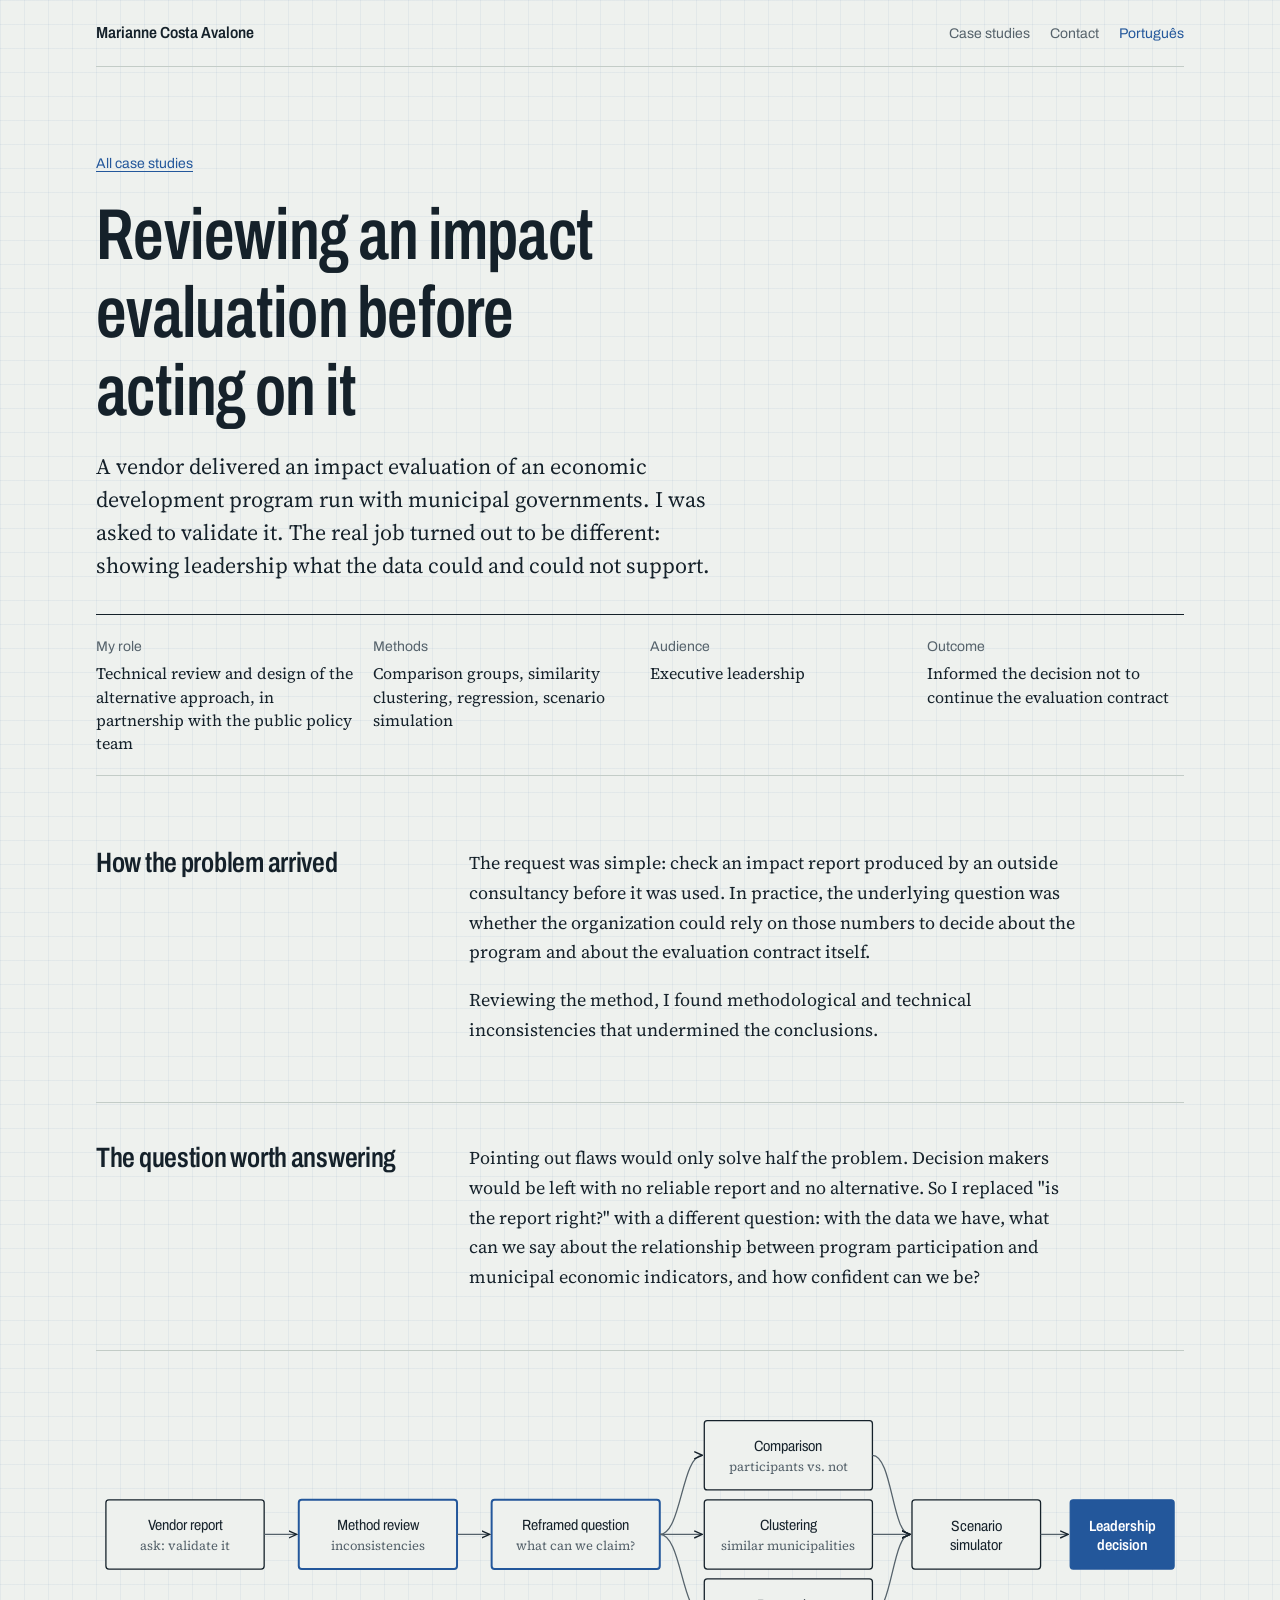
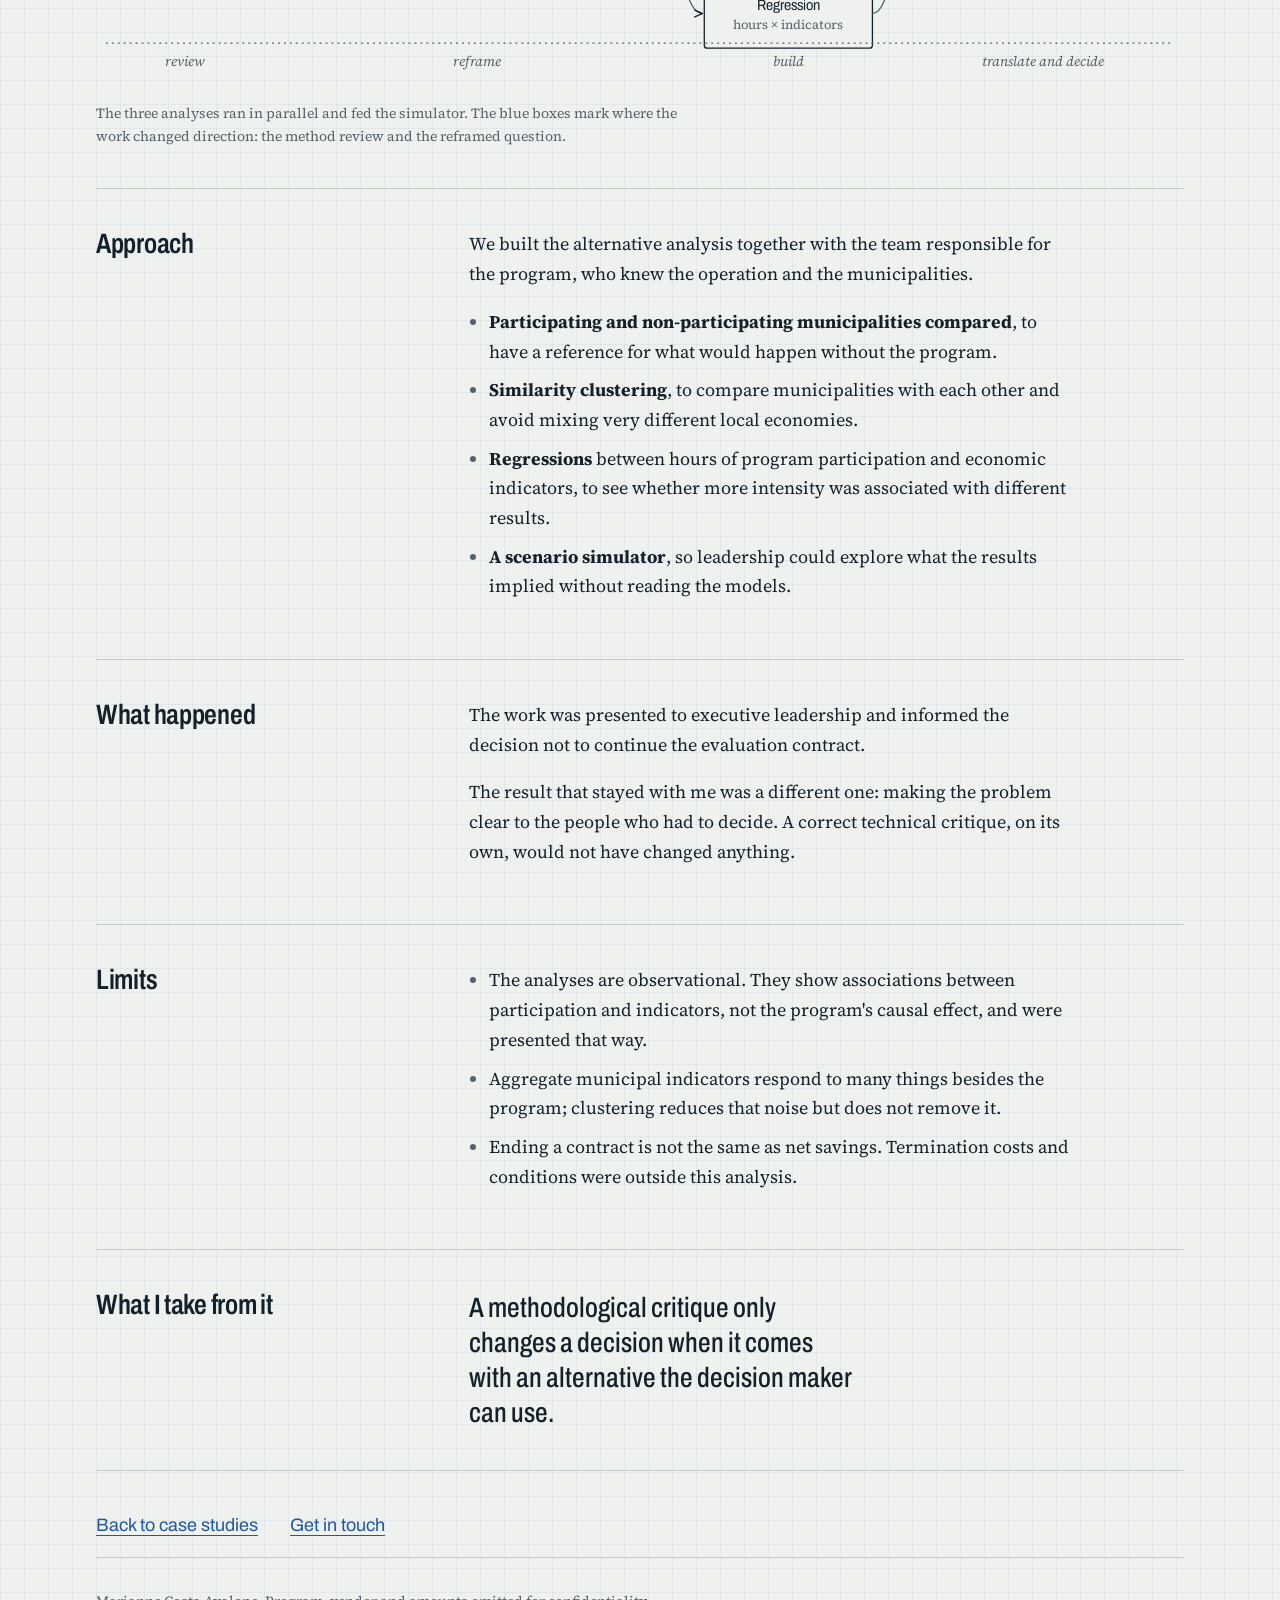
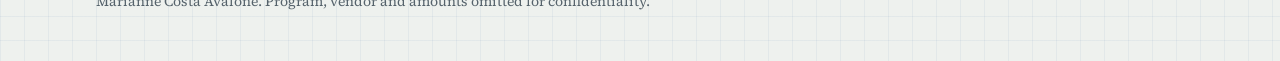
<file: en/cases/impact-evaluation.html>
<!doctype html>
<html lang="en">
<head>
<meta charset="utf-8">
<meta name="viewport" content="width=device-width, initial-scale=1">
<title>Reviewing an impact evaluation — Marianne Costa Avalone</title>
<meta name="description" content="Case study: a methodological review of an impact evaluation and an alternative analysis built to support a leadership decision.">
<link rel="alternate" hreflang="pt-BR" href="../../casos/avaliacao-de-impacto.html">
<link rel="preconnect" href="https://fonts.googleapis.com">
<link rel="preconnect" href="https://fonts.gstatic.com" crossorigin>
<link href="https://fonts.googleapis.com/css2?family=Archivo:wdth,wght@62..125,400..700&family=Source+Serif+4:ital,opsz,wght@0,8..60,400;0,8..60,600;1,8..60,400&display=swap" rel="stylesheet">
<link rel="stylesheet" href="../../css/style.css">
</head>
<body>
<a class="skip" href="#content">Skip to content</a>
<div class="wrap">
  <header class="top">
    <a class="home" href="../">Marianne Costa Avalone</a>
    <nav aria-label="Sections">
      <a href="../#cases">Case studies</a>
      <a href="../#contact">Contact</a>
      <a class="lang" href="../../casos/avaliacao-de-impacto.html" hreflang="pt-BR" lang="pt-BR">Português</a>
    </nav>
  </header>

  <main id="content">
    <section class="case-hero">
      <a class="back" href="../#cases">All case studies</a>
      <h1>Reviewing an impact evaluation before acting on it</h1>
      <p class="lede">A vendor delivered an impact evaluation of an economic development program run with municipal governments. I was asked to validate it. The real job turned out to be different: showing leadership what the data could and could not support.</p>
      <dl class="facts">
        <div><dt>My role</dt><dd>Technical review and design of the alternative approach, in partnership with the public policy team</dd></div>
        <div><dt>Methods</dt><dd>Comparison groups, similarity clustering, regression, scenario simulation</dd></div>
        <div><dt>Audience</dt><dd>Executive leadership</dd></div>
        <div><dt>Outcome</dt><dd>Informed the decision not to continue the evaluation contract</dd></div>
      </dl>
    </section>

    <section class="story" aria-labelledby="s1">
      <h2 id="s1">How the problem arrived</h2>
      <div class="body">
        <p>The request was simple: check an impact report produced by an outside consultancy before it was used. In practice, the underlying question was whether the organization could rely on those numbers to decide about the program and about the evaluation contract itself.</p>
        <p>Reviewing the method, I found methodological and technical inconsistencies that undermined the conclusions.</p>
        <!-- FILL IN: 2 or 3 concrete, anonymized examples of the inconsistencies. -->
      </div>
    </section>

    <section class="story" aria-labelledby="s2">
      <h2 id="s2">The question worth answering</h2>
      <div class="body">
        <p>Pointing out flaws would only solve half the problem. Decision makers would be left with no reliable report and no alternative. So I replaced "is the report right?" with a different question: with the data we have, what can we say about the relationship between program participation and municipal economic indicators, and how confident can we be?</p>
      </div>
    </section>

    <figure class="figure">
      <svg class="method mw" viewBox="0 0 1100 290" role="img" aria-labelledby="mw-t"><title id="mw-t">Workflow: from the vendor report to the leadership decision</title><defs><marker id="mw-ah" viewBox="0 0 10 10" refX="9" refY="5" markerWidth="7" markerHeight="7" orient="auto"><path d="M0,1 L9,5 L0,9" fill="none" stroke="currentColor" stroke-width="1.5"/></marker></defs><g style="color:var(--muted)"><rect class="box" x="10" y="110" width="160" height="70" rx="3"/><text class="t" x="90.0" y="141.0" text-anchor="middle">Vendor report</text><text class="s" x="90.0" y="161.0" text-anchor="middle">ask: validate it</text><rect class="box key" x="205" y="110" width="160" height="70" rx="3"/><text class="t" x="285.0" y="141.0" text-anchor="middle">Method review</text><text class="s" x="285.0" y="161.0" text-anchor="middle">inconsistencies</text><rect class="box key" x="400" y="110" width="170" height="70" rx="3"/><text class="t" x="485.0" y="141.0" text-anchor="middle">Reframed question</text><text class="s" x="485.0" y="161.0" text-anchor="middle">what can we claim?</text><rect class="box" x="615" y="30" width="170" height="70" rx="3"/><text class="t" x="700.0" y="61.0" text-anchor="middle">Comparison</text><text class="s" x="700.0" y="81.0" text-anchor="middle">participants vs. not</text><rect class="box" x="615" y="110" width="170" height="70" rx="3"/><text class="t" x="700.0" y="141.0" text-anchor="middle">Clustering</text><text class="s" x="700.0" y="161.0" text-anchor="middle">similar municipalities</text><rect class="box" x="615" y="190" width="170" height="70" rx="3"/><text class="t" x="700.0" y="221.0" text-anchor="middle">Regression</text><text class="s" x="700.0" y="241.0" text-anchor="middle">hours × indicators</text><rect class="box" x="825" y="110" width="130" height="70" rx="3"/><text class="t" x="890.0" y="142.0" text-anchor="middle">Scenario</text><text class="t" x="890.0" y="161.0" text-anchor="middle">simulator</text><rect class="box end" x="985" y="110" width="105" height="70" rx="3"/><text class="t end" x="1037.5" y="142.0" text-anchor="middle">Leadership</text><text class="t end" x="1037.5" y="161.0" text-anchor="middle">decision</text><path class="ln" d="M170,145 H203" marker-end="url(#mw-ah)"/><path class="ln" d="M365,145 H398" marker-end="url(#mw-ah)"/><path class="ln" d="M570,145 C592,145 592,65 613,65" marker-end="url(#mw-ah)"/><path class="ln" d="M570,145 C592,145 592,145 613,145" marker-end="url(#mw-ah)"/><path class="ln" d="M570,145 C592,145 592,225 613,225" marker-end="url(#mw-ah)"/><path class="ln" d="M785,65 C805,65 805,145 823,145" marker-end="url(#mw-ah)"/><path class="ln" d="M785,145 C805,145 805,145 823,145" marker-end="url(#mw-ah)"/><path class="ln" d="M785,225 C805,225 805,145 823,145" marker-end="url(#mw-ah)"/><path class="ln" d="M955,145 H983" marker-end="url(#mw-ah)"/><text class="phase" x="90" y="278" text-anchor="middle">review</text><text class="phase" x="385" y="278" text-anchor="middle">reframe</text><text class="phase" x="700" y="278" text-anchor="middle">build</text><text class="phase" x="957" y="278" text-anchor="middle">translate and decide</text><path class="ln" d="M10,255 H1090" stroke-dasharray="2 4"/></g></svg>
<svg class="method mt" viewBox="0 0 340 760" role="img" aria-labelledby="mt-t"><title id="mt-t">Workflow: from the vendor report to the leadership decision</title><defs><marker id="mt-ah" viewBox="0 0 10 10" refX="9" refY="5" markerWidth="7" markerHeight="7" orient="auto"><path d="M0,1 L9,5 L0,9" fill="none" stroke="currentColor" stroke-width="1.5"/></marker></defs><g style="color:var(--muted)"><rect class="box" x="70" y="10" width="200" height="64" rx="3"/><text class="t" x="170.0" y="38.0" text-anchor="middle">Vendor report</text><text class="s" x="170.0" y="58.0" text-anchor="middle">ask: validate it</text><rect class="box key" x="70" y="110" width="200" height="64" rx="3"/><text class="t" x="170.0" y="138.0" text-anchor="middle">Method review</text><text class="s" x="170.0" y="158.0" text-anchor="middle">inconsistencies</text><rect class="box key" x="70" y="210" width="200" height="64" rx="3"/><text class="t" x="170.0" y="238.0" text-anchor="middle">Reframed question</text><text class="s" x="170.0" y="258.0" text-anchor="middle">what can we claim?</text><rect class="box" x="70" y="320" width="200" height="64" rx="3"/><text class="t" x="170.0" y="348.0" text-anchor="middle">Comparison</text><text class="s" x="170.0" y="368.0" text-anchor="middle">participants vs. not</text><rect class="box" x="70" y="404" width="200" height="64" rx="3"/><text class="t" x="170.0" y="432.0" text-anchor="middle">Clustering</text><text class="s" x="170.0" y="452.0" text-anchor="middle">similar municipalities</text><rect class="box" x="70" y="488" width="200" height="64" rx="3"/><text class="t" x="170.0" y="516.0" text-anchor="middle">Regression</text><text class="s" x="170.0" y="536.0" text-anchor="middle">hours × indicators</text><rect class="box" x="70" y="580" width="200" height="64" rx="3"/><text class="t" x="170.0" y="609.0" text-anchor="middle">Scenario</text><text class="t" x="170.0" y="628.0" text-anchor="middle">simulator</text><rect class="box end" x="70" y="680" width="200" height="64" rx="3"/><text class="t end" x="170.0" y="709.0" text-anchor="middle">Leadership</text><text class="t end" x="170.0" y="728.0" text-anchor="middle">decision</text><path class="ln" d="M170,74 V108" marker-end="url(#mt-ah)"/><path class="ln" d="M170,174 V208" marker-end="url(#mt-ah)"/><path class="ln" d="M170,274 V318" marker-end="url(#mt-ah)"/><path class="ln" d="M170,552 V578" marker-end="url(#mt-ah)"/><path class="ln" d="M170,644 V678" marker-end="url(#mt-ah)"/><path class="ln" d="M60,320 H50 V552 H60"/><path class="ln" d="M280,320 H290 V552 H280"/></g></svg>
      <figcaption>The three analyses ran in parallel and fed the simulator. The blue boxes mark where the work changed direction: the method review and the reframed question.</figcaption>
    </figure>

    <section class="story" aria-labelledby="s3">
      <h2 id="s3">Approach</h2>
      <div class="body">
        <p>We built the alternative analysis together with the team responsible for the program, who knew the operation and the municipalities.</p>
        <ul>
          <li><strong>Participating and non-participating municipalities compared</strong>, to have a reference for what would happen without the program.</li>
          <li><strong>Similarity clustering</strong>, to compare municipalities with each other and avoid mixing very different local economies.</li>
          <li><strong>Regressions</strong> between hours of program participation and economic indicators, to see whether more intensity was associated with different results.</li>
          <li><strong>A scenario simulator</strong>, so leadership could explore what the results implied without reading the models.</li>
        </ul>
        <!-- FILL IN (optional): number of municipalities, period, indicators — only if publishable. -->
      </div>
    </section>

    <section class="story" aria-labelledby="s4">
      <h2 id="s4">What happened</h2>
      <div class="body">
        <p>The work was presented to executive leadership and informed the decision not to continue the evaluation contract.</p>
        <p>The result that stayed with me was a different one: making the problem clear to the people who had to decide. A correct technical critique, on its own, would not have changed anything.</p>
      </div>
    </section>

    <section class="story" aria-labelledby="s5">
      <h2 id="s5">Limits</h2>
      <div class="body">
        <ul>
          <li>The analyses are observational. They show associations between participation and indicators, not the program's causal effect, and were presented that way.</li>
          <li>Aggregate municipal indicators respond to many things besides the program; clustering reduces that noise but does not remove it.</li>
          <li>Ending a contract is not the same as net savings. Termination costs and conditions were outside this analysis.</li>
        </ul>
      </div>
    </section>

    <section class="story" aria-labelledby="s6">
      <h2 id="s6">What I take from it</h2>
      <div class="body">
        <p class="pull">A methodological critique only changes a decision when it comes with an alternative the decision maker can use.</p>
      </div>
    </section>

    <nav class="next" aria-label="Navigation">
      <a href="../#cases">Back to case studies</a>
      <a href="../#contact">Get in touch</a>
    </nav>
  </main>

  <footer class="foot">Marianne Costa Avalone. Program, vendor and amounts omitted for confidentiality.</footer>
</div>
</body>
</html>
</file>
<file: css/style.css>
/* Portfólio — Marianne Costa Avalone
   Paleta de papel vegetal e tinta de caneta técnica; um único azul de cianotipia como acento. */

:root {
  --paper: #eef1ee;
  --paper-2: #e4e9e5;
  --ink: #15212a;
  --muted: #55626b;
  --rule: #c3ccc7;
  --accent: #23579b;
  --accent-ink: #ffffff;
  --grid: rgba(35, 87, 155, 0.06);

  --f-head: "Archivo", "Arial Narrow", sans-serif;
  --f-body: "Source Serif 4", Georgia, serif;

  --step--1: 0.875rem;
  --step-0: 1.125rem;
  --step-1: 1.375rem;
  --step-2: 1.75rem;
  --step-3: clamp(2rem, 4vw, 2.75rem);
  --step-4: clamp(2.5rem, 6.5vw, 4.5rem);

  --gutter: clamp(1rem, 4vw, 3rem);
  --measure: 38rem;
  color-scheme: light;
}

@media (prefers-color-scheme: dark) {
  :root:not([data-theme="light"]) {
    --paper: #10171c;
    --paper-2: #172129;
    --ink: #e3e8e5;
    --muted: #9aa7ae;
    --rule: #2b3a43;
    --accent: #8db3e9;
    --accent-ink: #10171c;
    --grid: rgba(141, 179, 233, 0.05);
    color-scheme: dark;
  }
}
:root[data-theme="dark"] {
  --paper: #10171c;
  --paper-2: #172129;
  --ink: #e3e8e5;
  --muted: #9aa7ae;
  --rule: #2b3a43;
  --accent: #8db3e9;
  --accent-ink: #10171c;
  --grid: rgba(141, 179, 233, 0.05);
  color-scheme: dark;
}

*, *::before, *::after { box-sizing: border-box; }

html { -webkit-text-size-adjust: 100%; }

body {
  margin: 0;
  background-color: var(--paper);
  /* Malha de 24px, como papel milimetrado: a referência à prancheta fica no fundo, sem disputar com o texto. */
  background-image:
    linear-gradient(var(--grid) 1px, transparent 1px),
    linear-gradient(90deg, var(--grid) 1px, transparent 1px);
  background-size: 24px 24px;
  color: var(--ink);
  font-family: var(--f-body);
  font-size: var(--step-0);
  line-height: 1.65;
  font-optical-sizing: auto;
}

a { color: var(--accent); text-underline-offset: 0.2em; text-decoration-thickness: 1px; }
a:hover { text-decoration-thickness: 2px; }
:focus-visible { outline: 2px solid var(--accent); outline-offset: 3px; border-radius: 2px; }

h1, h2, h3 {
  font-family: var(--f-head);
  font-stretch: 75%;
  font-weight: 600;
  line-height: 1.08;
  letter-spacing: -0.01em;
  margin: 0;
}

p { margin: 0 0 1em; }

.wrap { max-width: 74rem; margin: 0 auto; padding: 0 var(--gutter); }

.skip { position: absolute; left: -999px; }
.skip:focus { left: var(--gutter); top: 0.5rem; background: var(--paper); padding: 0.5rem 0.75rem; z-index: 10; }

/* Cabeçalho */
.top {
  display: flex; align-items: baseline; justify-content: space-between; gap: 1rem;
  padding: 1.25rem 0; border-bottom: 1px solid var(--rule);
  font-family: var(--f-head); font-size: var(--step--1);
}
.top .home { color: var(--ink); text-decoration: none; font-weight: 600; font-stretch: 85%; font-size: 1rem; }
.top nav { display: flex; gap: 1.25rem; flex-wrap: wrap; }
.top nav a { color: var(--muted); text-decoration: none; }
.top nav a:hover { color: var(--ink); }
.top nav .lang { color: var(--accent); }

/* Abertura */
.hero {
  display: grid; grid-template-columns: minmax(0, 1.05fr) minmax(0, 1fr);
  gap: clamp(2rem, 5vw, 4rem); align-items: center;
  padding: clamp(3rem, 8vw, 6rem) 0 clamp(2.5rem, 6vw, 4.5rem);
}
.hero h1 { font-size: var(--step-4); font-stretch: 68%; max-width: 13ch; }
.hero .who {
  display: flex; align-items: center; gap: 0.875rem;
  font-family: var(--f-head); font-size: 1rem; color: var(--muted); margin-bottom: 1.75rem;
}
.hero .who img { width: 52px; height: 52px; border-radius: 50%; object-fit: cover; filter: grayscale(0.25); }
.hero .who strong { color: var(--ink); font-weight: 600; display: block; }
.hero .lede { font-size: var(--step-1); line-height: 1.5; max-width: 32rem; margin-top: 1.5rem; color: var(--ink); }

.cycle { width: 100%; height: auto; color: var(--muted); overflow: visible; }
.cycle .arc { fill: none; stroke: currentColor; stroke-width: 1.4; }
.cycle .arc.last { stroke: var(--accent); stroke-dasharray: 5 5; color: var(--accent); }
.cycle .node { fill: var(--paper); stroke: var(--ink); stroke-width: 1.4; }
.cycle .num { font-family: var(--f-head); font-size: 14px; font-weight: 600; fill: var(--ink); }
.cycle .lbl { font-family: var(--f-head); font-stretch: 85%; font-size: 17px; fill: var(--ink); }
.cycle .mid { font-family: var(--f-body); font-style: italic; font-size: 19px; fill: var(--muted); }
.cycle-note { font-size: var(--step--1); color: var(--muted); max-width: 30rem; margin: 0.75rem auto 0; text-align: center; }

/* Seções */
.section { padding: clamp(2.5rem, 6vw, 4.5rem) 0; border-top: 1px solid var(--rule); }
.section-head { display: grid; grid-template-columns: minmax(0, 1fr) minmax(0, 2fr); gap: 1rem 3rem; margin-bottom: 2rem; }
.section-head h2 { font-size: var(--step-3); }
.section-head p { color: var(--muted); max-width: var(--measure); margin: 0; align-self: end; }

/* Diferenciais: três lentes lado a lado, sem cartões */
.lenses { display: grid; grid-template-columns: repeat(3, minmax(0, 1fr)); gap: 0; }
.lens { padding: 0 1.5rem 0 0; }
.lens + .lens { padding-left: 1.5rem; border-left: 1px solid var(--rule); }
.lens h3 { font-size: var(--step-2); margin-bottom: 0.75rem; }
.lens p { font-size: 1.0625rem; }
.lens .proof { font-size: var(--step--1); color: var(--muted); margin: 0; }

/* Estudos de caso: lista em linhas, a primeira com mais peso */
.cases { list-style: none; margin: 0; padding: 0; }
.case {
  display: grid; grid-template-columns: minmax(0, 1fr) minmax(0, 2fr); gap: 0.5rem 3rem;
  padding: 1.5rem 0; border-bottom: 1px solid var(--rule);
}
.case:first-child { border-top: 1px solid var(--ink); }
.case .tags { font-family: var(--f-head); font-size: var(--step--1); color: var(--muted); margin: 0; }
.case h3 { font-size: var(--step-2); margin-bottom: 0.5rem; }
.case h3 a { color: var(--ink); text-decoration: none; }
.case h3 a:hover { color: var(--accent); }
.case p { margin: 0; max-width: var(--measure); }
.case .more { display: inline-block; margin-top: 0.75rem; font-family: var(--f-head); font-size: 1rem; }
.case.featured { background: var(--paper-2); padding-left: 1.25rem; padding-right: 1.25rem; margin: 0 -1.25rem; }

/* Trajetória */
.path { list-style: none; margin: 0; padding: 0; display: grid; grid-template-columns: repeat(4, minmax(0, 1fr)); gap: 1.5rem; }
.path li { border-top: 2px solid var(--ink); padding-top: 0.875rem; }
.path h3 { font-size: 1.25rem; font-stretch: 85%; margin-bottom: 0.375rem; }
.path p { font-size: 1rem; color: var(--muted); margin: 0; }

/* Contato */
.contact { display: flex; flex-wrap: wrap; gap: 0.75rem 2rem; font-family: var(--f-head); font-size: 1.125rem; }
.contact a { font-weight: 500; }
.foot { padding: 2rem 0 3rem; font-size: var(--step--1); color: var(--muted); border-top: 1px solid var(--rule); }

/* Página de estudo de caso */
.case-hero { padding: clamp(2.5rem, 7vw, 5rem) 0 2rem; }
.case-hero .back { font-family: var(--f-head); font-size: var(--step--1); }
.case-hero h1 { font-size: var(--step-4); font-stretch: 68%; max-width: 18ch; margin: 1.25rem 0 1.25rem; }
.case-hero .lede { font-size: var(--step-1); line-height: 1.5; max-width: 40rem; }

.facts {
  display: grid; grid-template-columns: repeat(4, minmax(0, 1fr)); gap: 1.25rem;
  margin: 2rem 0 0; padding: 1.25rem 0; border-top: 1px solid var(--ink); border-bottom: 1px solid var(--rule);
}
.facts dt { font-family: var(--f-head); font-size: var(--step--1); color: var(--muted); }
.facts dd { margin: 0.25rem 0 0; font-size: 1rem; line-height: 1.45; }

.story { display: grid; grid-template-columns: minmax(0, 1fr) minmax(0, 2.2fr); gap: 1rem 3rem; padding: 2.5rem 0; border-bottom: 1px solid var(--rule); }
.story h2 { font-size: var(--step-2); }
.story .body { max-width: var(--measure); }
.story ul { padding-left: 1.1em; margin: 0 0 1em; }
.story li { margin-bottom: 0.5em; }
.story li::marker { color: var(--muted); }

.figure { margin: 0; padding: 2.5rem 0; border-bottom: 1px solid var(--rule); }
.figure figcaption { font-size: var(--step--1); color: var(--muted); max-width: var(--measure); margin-top: 1rem; }
.method { width: 100%; height: auto; color: var(--ink); }
.method .box { fill: var(--paper); stroke: var(--ink); stroke-width: 1.3; }
.method .box.key { stroke: var(--accent); stroke-width: 2; }
.method .box.end { fill: var(--accent); stroke: var(--accent); }
.method .t { font-family: var(--f-head); font-stretch: 85%; font-size: 15px; fill: var(--ink); }
.method .t.end { fill: var(--accent-ink); font-weight: 600; }
.method .s { font-family: var(--f-body); font-size: 13px; fill: var(--muted); }
.method .ln { fill: none; stroke: var(--muted); stroke-width: 1.3; }
.method .phase { font-family: var(--f-body); font-style: italic; font-size: 14px; fill: var(--muted); }

.pull { font-family: var(--f-head); font-stretch: 75%; font-weight: 500; font-size: var(--step-2); line-height: 1.25; max-width: 30ch; margin: 0; }

.next { padding: 2.5rem 0 1rem; display: flex; gap: 1rem 2rem; flex-wrap: wrap; font-family: var(--f-head); }

/* Telas menores */
@media (max-width: 860px) {
  .hero { grid-template-columns: 1fr; }
  .hero .art { max-width: 30rem; }
  .section-head, .case, .story { grid-template-columns: 1fr; }
  .lenses { grid-template-columns: 1fr; gap: 1.75rem; }
  .lens, .lens + .lens { padding: 0; border-left: 0; }
  .lens + .lens { padding-top: 1.75rem; border-top: 1px solid var(--rule); }
  .path { grid-template-columns: repeat(2, minmax(0, 1fr)); }
  .facts { grid-template-columns: repeat(2, minmax(0, 1fr)); }
  .case.featured { margin: 0 -1rem; padding-left: 1rem; padding-right: 1rem; }
}
@media (max-width: 520px) {
  .path, .facts { grid-template-columns: 1fr; }
  .top { flex-direction: column; gap: 0.5rem; }
}

@media print {
  body { background: #fff; color: #000; }
  .top nav, .skip { display: none; }
}

/* Diagrama do método: horizontal em telas largas, vertical no celular */
.method.mt { display: none; max-width: 22rem; margin: 0 auto; }
@media (max-width: 760px) {
  .method.mw { display: none; }
  .method.mt { display: block; }
}
</file>
